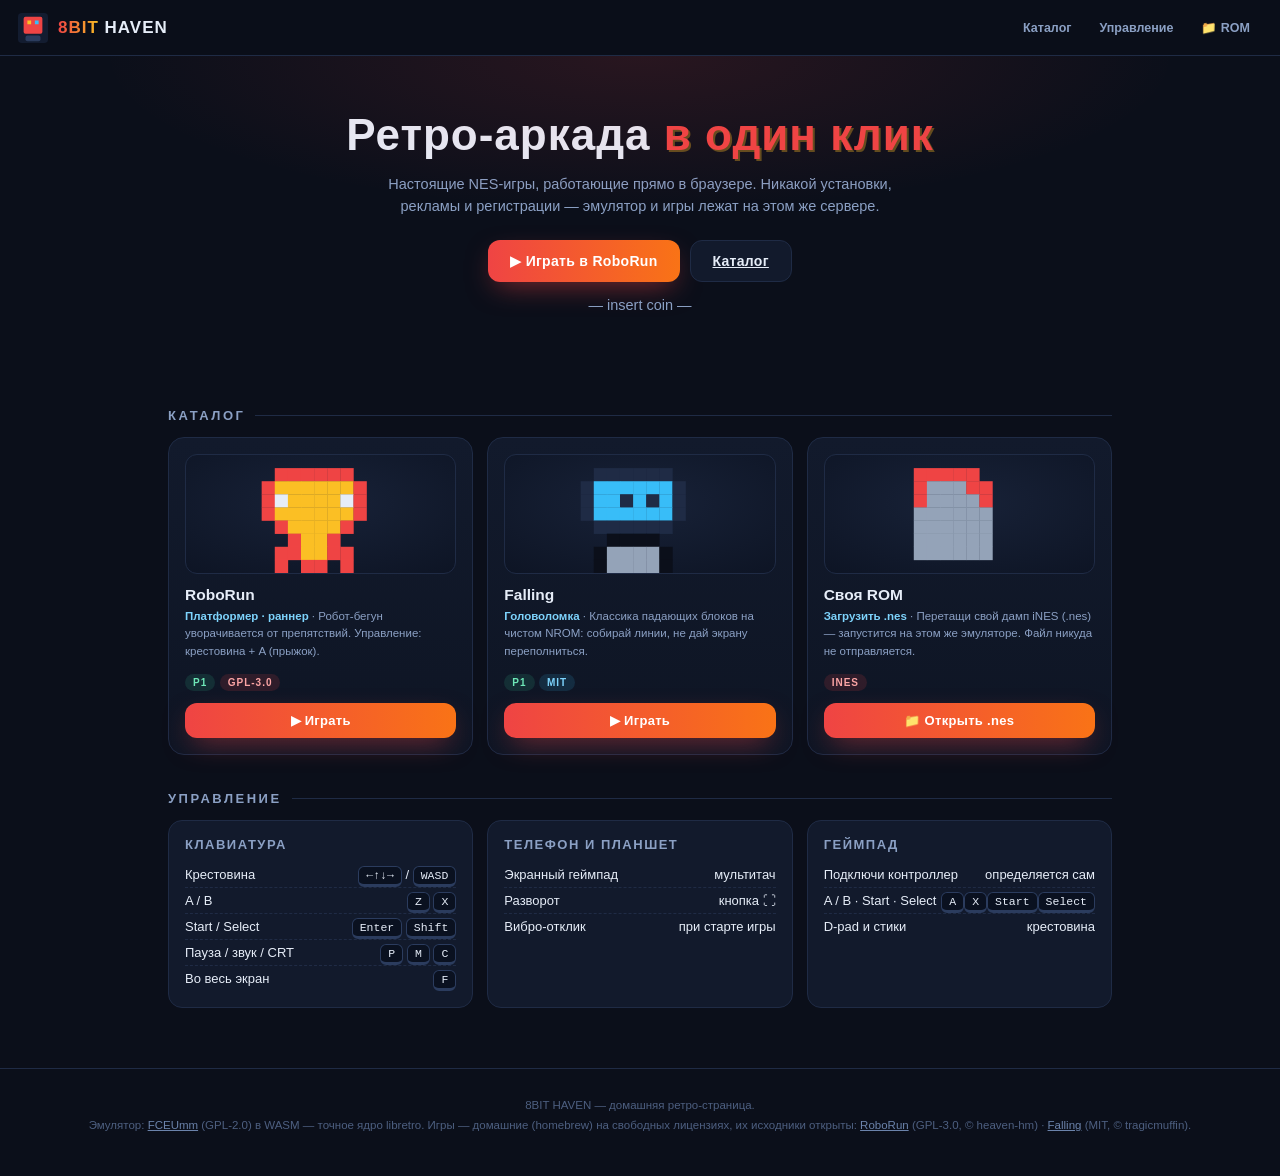
<file: decoy/index.html>
<!DOCTYPE html>
<html lang="ru">
<head>
<meta charset="UTF-8">
<meta name="viewport" content="width=device-width, initial-scale=1.0, maximum-scale=1.0, user-scalable=no">
<title>8BIT HAVEN · бесплатные NES-игры прямо в браузере</title>
<meta name="description" content="Ретро-аркада: играем в классические 8-битные homebrew-игры на NES прямо в браузере, без установки.">
<link rel="icon" href="favicon.svg" type="image/svg+xml">
<link rel="stylesheet" href="styles.css">
<script src="app.js" defer></script>
</head>
<body>

<header class="top">
  <div class="logo">
    <svg class="cartridge" viewBox="0 0 16 16"><rect width="16" height="16" rx="2" fill="#131c30"/><rect x="3" y="2" width="10" height="9" rx="1" fill="#ef4444"/><rect x="5" y="4" width="2" height="2" fill="#fbbf24"/><rect x="9" y="4" width="2" height="2" fill="#38bdf8"/><rect x="4" y="12" width="8" height="3" rx="1" fill="#2b3c5e"/></svg>
    <span><b>8BIT</b>&nbsp;HAVEN</span>
  </div>
  <nav class="topsite">
    <a href="#catalog">Каталог</a>
    <a href="#howto">Управление</a>
    <button id="openRom" title="Открыть свой .nes">📁 ROM</button>
    <input type="file" id="romInput" accept=".nes" hidden>
  </nav>
</header>

<!-- ================= ГЛАВНАЯ ================= -->
<main id="home">
  <div class="hero">
    <h1>Ретро-аркада <span class="px">в один клик</span></h1>
    <p>Настоящие NES-игры, работающие прямо в браузере. Никакой установки, рекламы и регистрации —
       эмулятор и игры лежат на этом же сервере.</p>
    <div class="cta">
      <button class="btn primary" id="heroPlay">▶ Играть в <span id="heroGame"></span></button>
      <a class="btn ghost" href="#catalog">Каталог</a>
    </div>
    <p class="blink subtip">— insert coin —</p>
  </div>

  <div class="wrap">
    <h2 class="sec" id="catalog">Каталог</h2>
    <div class="grid" id="gameGrid"></div>

    <h2 class="sec" id="howto">Управление</h2>
    <div class="howto">
      <div class="panel">
        <h4>Клавиатура</h4>
        <div class="krow"><span>Крестовина</span><span><kbd>←↑↓→</kbd> / <kbd>WASD</kbd></span></div>
        <div class="krow"><span>A / B</span><span><kbd>Z</kbd> <kbd>X</kbd></span></div>
        <div class="krow"><span>Start / Select</span><span><kbd>Enter</kbd> <kbd>Shift</kbd></span></div>
        <div class="krow"><span>Пауза / звук / CRT</span><span><kbd>P</kbd> <kbd>M</kbd> <kbd>C</kbd></span></div>
        <div class="krow"><span>Во весь экран</span><span><kbd>F</kbd></span></div>
      </div>
      <div class="panel">
        <h4>Телефон и планшет</h4>
        <div class="krow"><span>Экранный геймпад</span><span>мультитач</span></div>
        <div class="krow"><span>Разворот</span><span>кнопка ⛶</span></div>
        <div class="krow"><span>Вибро-отклик</span><span>при старте игры</span></div>
      </div>
      <div class="panel">
        <h4>Геймпад</h4>
        <div class="krow"><span>Подключи контроллер</span><span>определяется сам</span></div>
        <div class="krow"><span>A / B · Start · Select</span><span><kbd>A</kbd><kbd>X</kbd><kbd>Start</kbd><kbd>Select</kbd></span></div>
        <div class="krow"><span>D-pad и стики</span><span>крестовина</span></div>
      </div>
    </div>
  </div>
</main>

<!-- ================= ИГРА ================= -->
<div id="game" class="hidden crt">
  <div class="gbar">
    <div class="title"><span class="dot"></span><span id="gTitle">—</span></div>
    <button class="ibtn" id="btnPause" title="Пауза (P)">⏸</button>
    <button class="ibtn" id="btnSound" title="Звук (M)">🔊</button>
    <button class="ibtn" id="btnCrt" title="CRT-эффект (C)">📺</button>
    <button class="ibtn" id="btnFs" title="Экран (F)">⛶</button>
    <button class="ibtn" id="btnQuit" title="Выйти">✕</button>
  </div>
  <div class="stage" id="stage">
    <div class="tv">
      <canvas id="screen" width="256" height="240"></canvas>
      <div class="oscrim" id="oscrim">
        <h2 id="osTitle">Загрузка…</h2>
        <p id="osText"></p>
        <button class="btn primary" id="osBtn">▶ Начать</button>
      </div>
    </div>
  </div>
  <div class="pad">
    <div class="dpad">
      <div class="pk u" data-btn="UP">▲</div>
      <div class="pk l" data-btn="LEFT">◀</div>
      <div class="pk c"></div>
      <div class="pk r" data-btn="RIGHT">▶</div>
      <div class="pk d" data-btn="DOWN">▼</div>
    </div>
    <div class="mmidside">
      <div class="mmrow">
        <button class="pill" data-btn="SELECT">Select</button>
        <button class="pill" data-btn="START">Start</button>
      </div>
    </div>
    <div class="mmrow mid">
      <button class="abtn b" data-btn="B">B</button>
      <button class="abtn a" data-btn="A">A</button>
    </div>
  </div>
</div>

<div id="toast"></div>

<footer class="site" id="siteFoot">
  <div>8BIT HAVEN — домашняя ретро-страница.</div>
  <div>Эмулятор: <a href="https://github.com/EmulatorJS/libretro-fceumm" target="_blank" rel="noopener">FCEUmm</a> (GPL-2.0) в WASM — точное ядро libretro.
    Игры — домашние (homebrew) на свободных лицензиях, их исходники открыты:
    <a href="https://github.com/heaven-hm/roborun-nes" target="_blank" rel="noopener">RoboRun</a> (GPL-3.0, © heaven-hm) ·
    <a href="https://github.com/xram64/falling-nes" target="_blank" rel="noopener">Falling</a> (MIT, © tragicmuffin).</div>
</footer>
</body>
</html>
</file>
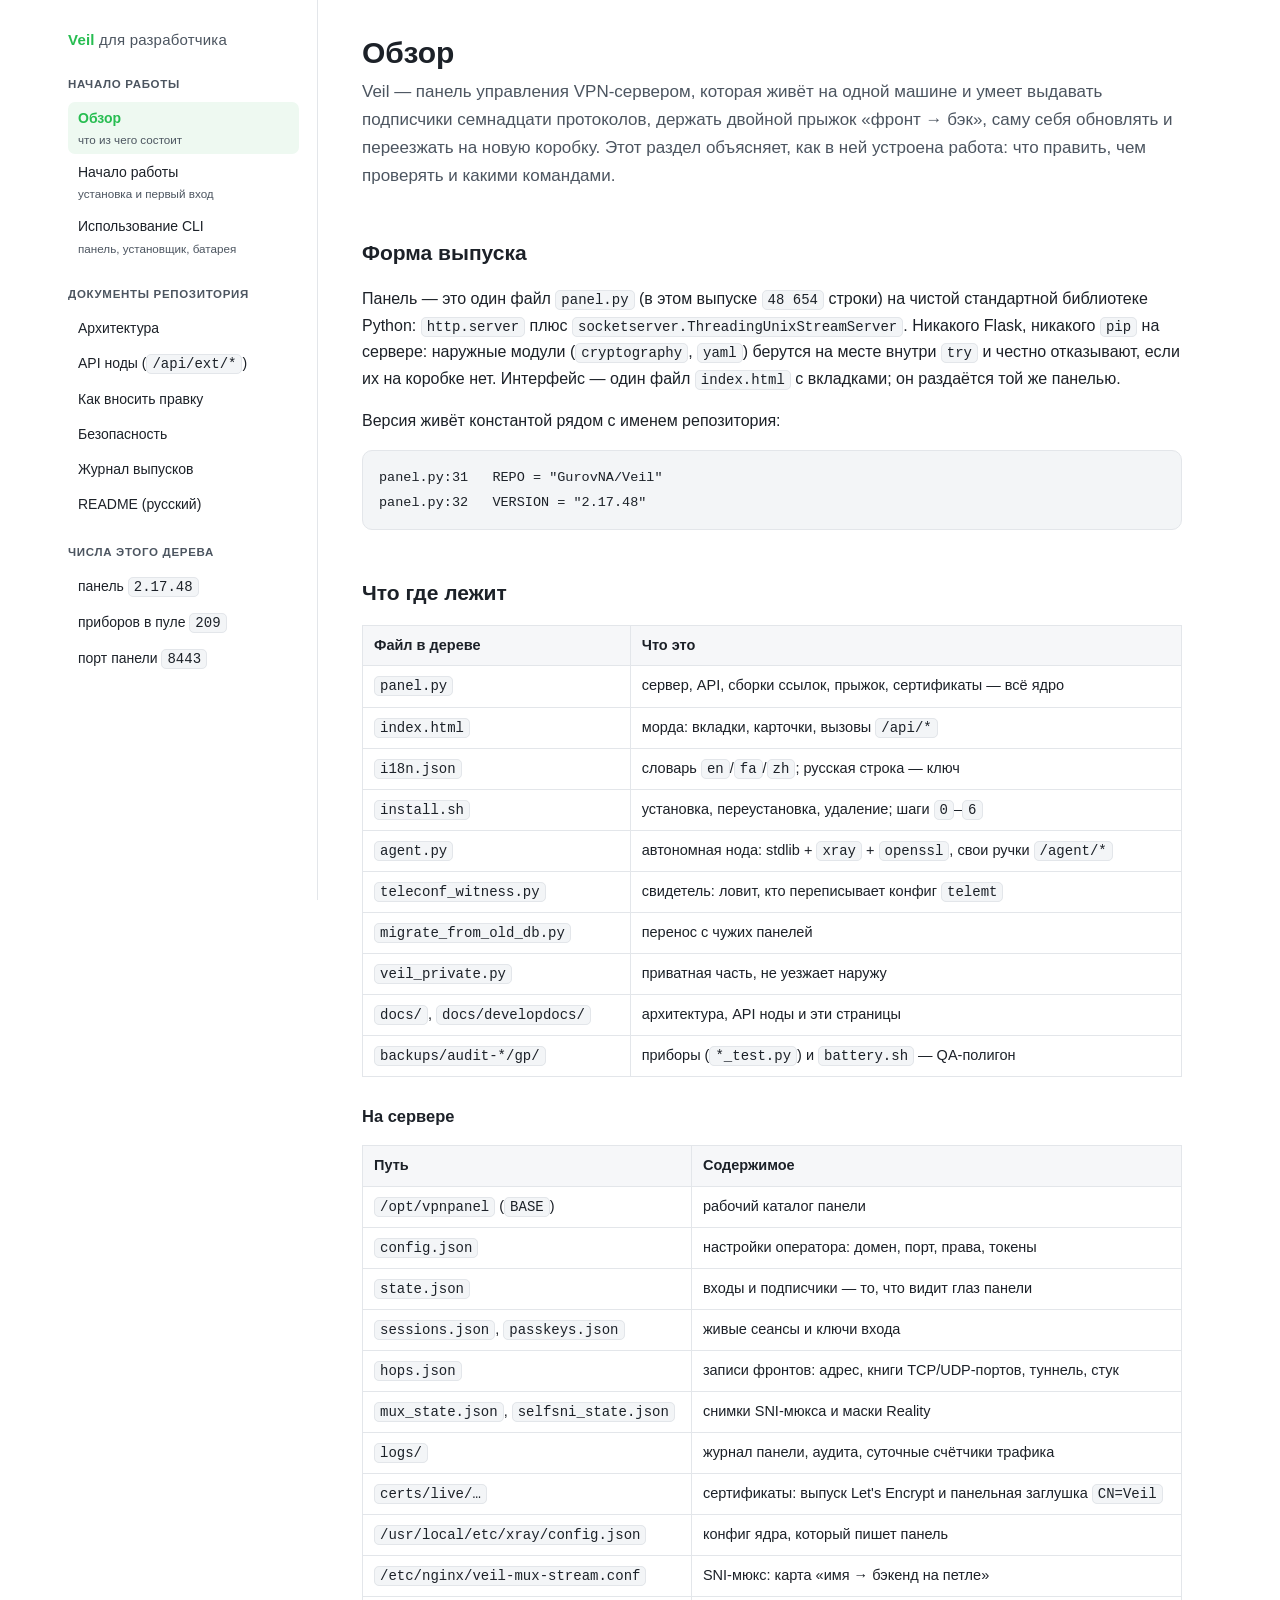
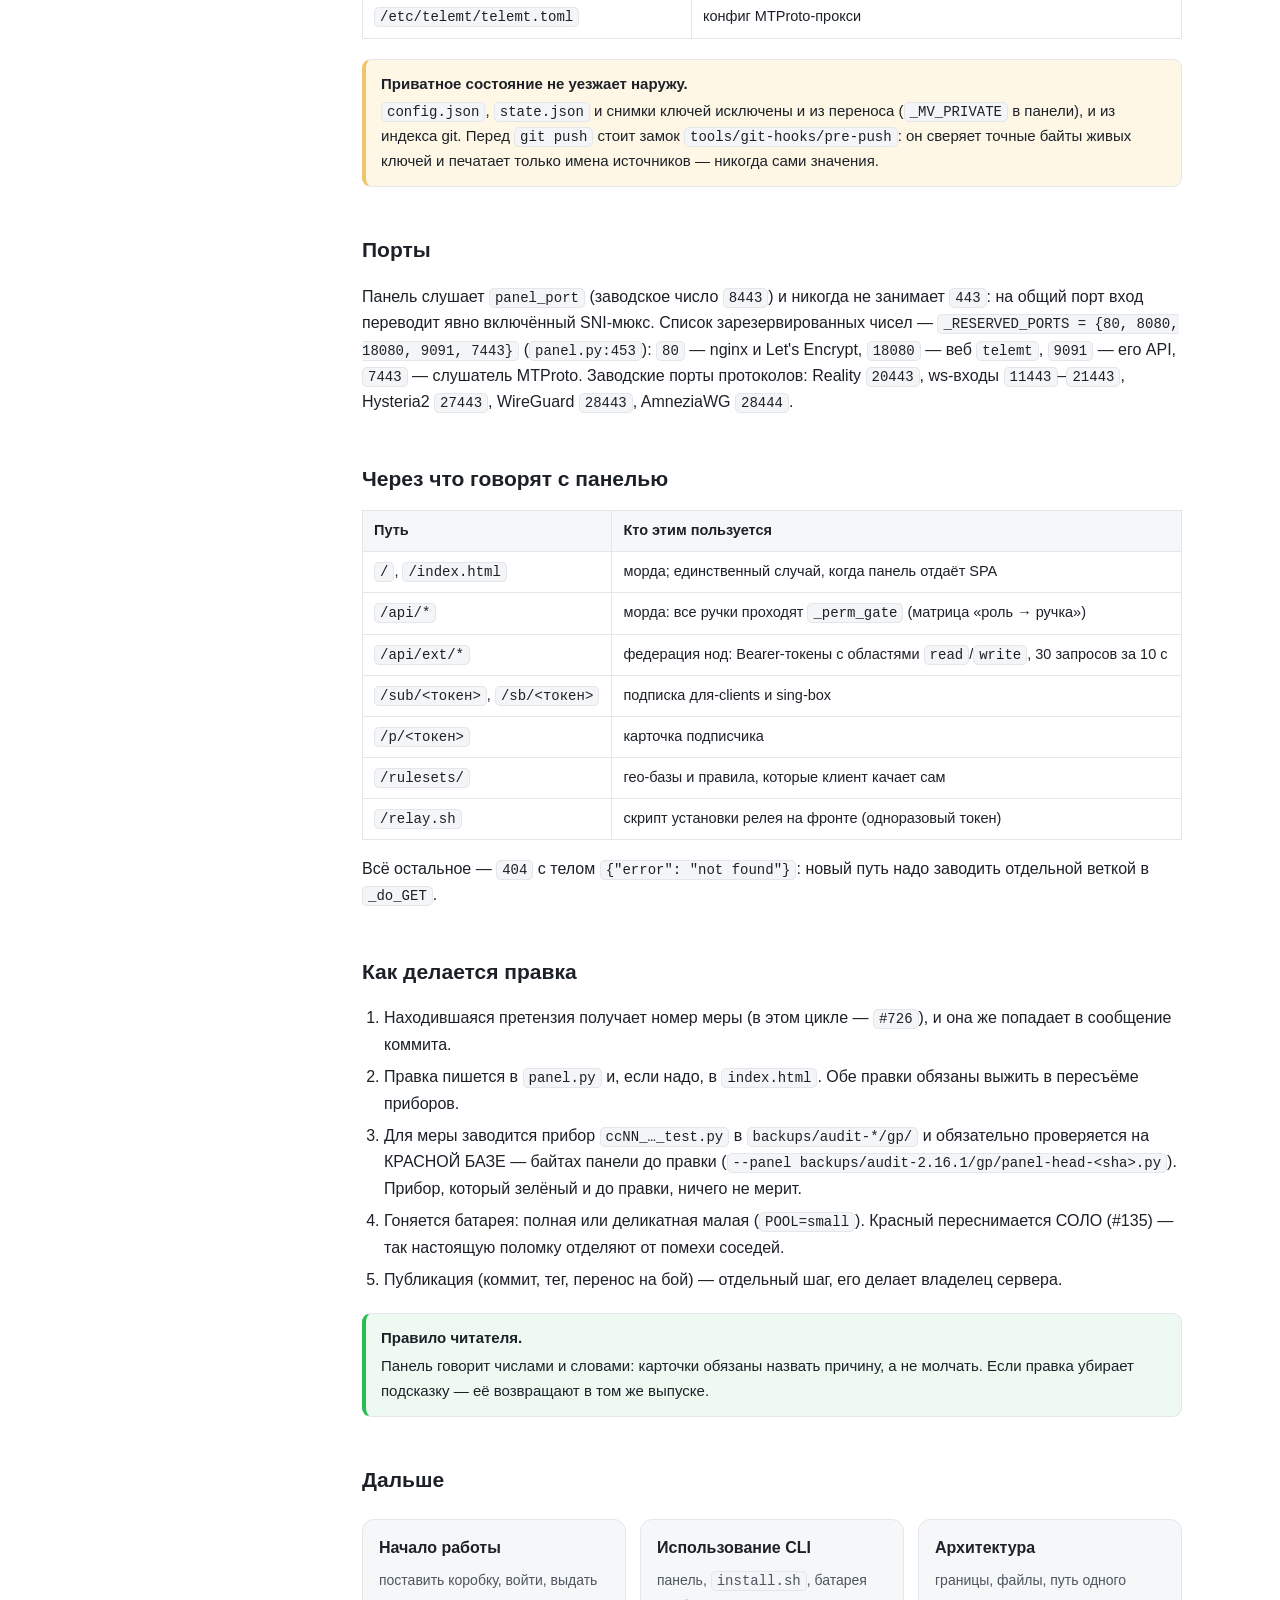
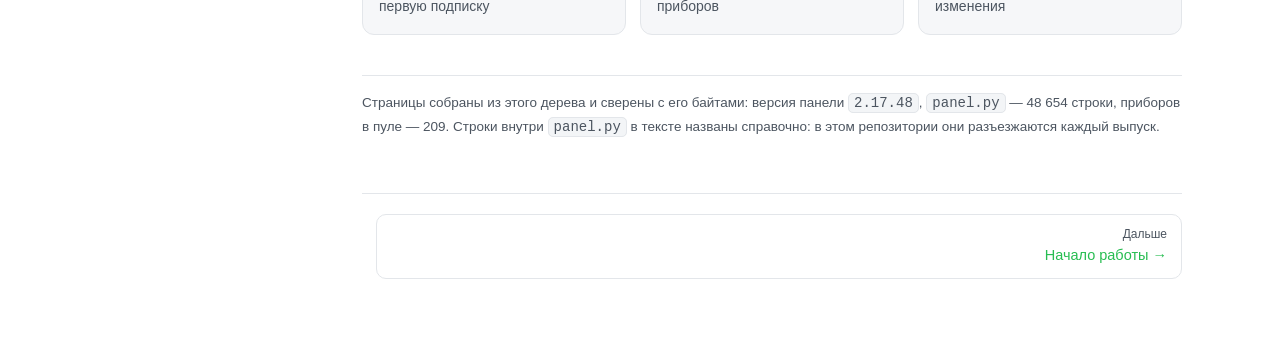
<file: docs/developdocs/index.html>
<!doctype html>
<html lang="ru">
<head>
<meta charset="utf-8">
<meta name="viewport" content="width=device-width, initial-scale=1">
<title>Обзор — документация разработчика Veil</title>
<link rel="stylesheet" href="docs.css">
</head>
<body>
<div class="wrap">

<nav class="side">
  <a class="brand" href="index.html">Veil <span>для разработчика</span></a>

  <div class="grp">Начало работы</div>
  <ul>
    <li><a class="now" href="index.html">Обзор<small>что из чего состоит</small></a></li>
    <li><a href="quickstart.html">Начало работы<small>установка и первый вход</small></a></li>
    <li><a href="cli.html">Использование CLI<small>панель, установщик, батарея</small></a></li>
  </ul>

  <div class="grp">Документы репозитория</div>
  <ul>
    <li><a href="../ARCHITECTURE.md">Архитектура</a></li>
    <li><a href="../NODE_API.md">API ноды (<code>/api/ext/*</code>)</a></li>
    <li><a href="../../../CONTRIBUTING.md">Как вносить правку</a></li>
    <li><a href="../../../SECURITY.md">Безопасность</a></li>
    <li><a href="../../../CHANGELOG.md">Журнал выпусков</a></li>
    <li><a href="../../../README.ru.md">README (русский)</a></li>
  </ul>

  <div class="grp">Числа этого дерева</div>
  <ul>
    <li><a href="cli.html">панель <code>2.17.48</code></a></li>
    <li><a href="cli.html">приборов в пуле <code>209</code></a></li>
    <li><a href="quickstart.html">порт панели <code>8443</code></a></li>
  </ul>
</nav>

<main>
<div class="body">

<h1>Обзор</h1>
<p class="lead">Veil — панель управления VPN-сервером, которая живёт на одной машине
и умеет выдавать подписчики семнадцати протоколов, держать двойной прыжок «фронт → бэк»,
саму себя обновлять и переезжать на новую коробку. Этот раздел объясняет, как в ней
устроена работа: что править, чем проверять и какими командами.</p>

<h2 id="form">Форма выпуска</h2>
<p>Панель — это один файл <code>panel.py</code> (в этом выпуске <code>48 654</code> строки)
на чистой стандартной библиотеке Python: <code>http.server</code> плюс
<code>socketserver.ThreadingUnixStreamServer</code>. Никакого Flask, никакого <code>pip</code>
на сервере: наружные модули (<code>cryptography</code>, <code>yaml</code>) берутся на месте
внутри <code>try</code> и честно отказывают, если их на коробке нет. Интерфейс — один файл
<code>index.html</code> с вкладками; он раздаётся той же панелью.</p>

<p>Версия живёт константой рядом с именем репозитория:</p>
<pre><code>panel.py:31   REPO = "GurovNA/Veil"
panel.py:32   VERSION = "2.17.48"</code></pre>

<h2 id="files">Что где лежит</h2>
<table>
  <tr><th>Файл в дереве</th><th>Что это</th></tr>
  <tr><td><code>panel.py</code></td><td>сервер, API, сборки ссылок, прыжок, сертификаты — всё ядро</td></tr>
  <tr><td><code>index.html</code></td><td>морда: вкладки, карточки, вызовы <code>/api/*</code></td></tr>
  <tr><td><code>i18n.json</code></td><td>словарь <code>en</code>/<code>fa</code>/<code>zh</code>; русская строка — ключ</td></tr>
  <tr><td><code>install.sh</code></td><td>установка, переустановка, удаление; шаги <code>0</code>–<code>6</code></td></tr>
  <tr><td><code>agent.py</code></td><td>автономная нода: stdlib + <code>xray</code> + <code>openssl</code>, свои ручки <code>/agent/*</code></td></tr>
  <tr><td><code>teleconf_witness.py</code></td><td>свидетель: ловит, кто переписывает конфиг <code>telemt</code></td></tr>
  <tr><td><code>migrate_from_old_db.py</code></td><td>перенос с чужих панелей</td></tr>
  <tr><td><code>veil_private.py</code></td><td>приватная часть, не уезжает наружу</td></tr>
  <tr><td><code>docs/</code>, <code>docs/developdocs/</code></td><td>архитектура, API ноды и эти страницы</td></tr>
  <tr><td><code>backups/audit-*/gp/</code></td><td>приборы (<code>*_test.py</code>) и <code>battery.sh</code> — QA-полигон</td></tr>
</table>

<h3>На сервере</h3>
<table>
  <tr><th>Путь</th><th>Содержимое</th></tr>
  <tr><td><code>/opt/vpnpanel</code> (<code>BASE</code>)</td><td>рабочий каталог панели</td></tr>
  <tr><td><code>config.json</code></td><td>настройки оператора: домен, порт, права, токены</td></tr>
  <tr><td><code>state.json</code></td><td>входы и подписчики — то, что видит глаз панели</td></tr>
  <tr><td><code>sessions.json</code>, <code>passkeys.json</code></td><td>живые сеансы и ключи входа</td></tr>
  <tr><td><code>hops.json</code></td><td>записи фронтов: адрес, книги TCP/UDP-портов, туннель, стук</td></tr>
  <tr><td><code>mux_state.json</code>, <code>selfsni_state.json</code></td><td>снимки SNI-мюкса и маски Reality</td></tr>
  <tr><td><code>logs/</code></td><td>журнал панели, аудита, суточные счётчики трафика</td></tr>
  <tr><td><code>certs/live/…</code></td><td>сертификаты: выпуск Let's Encrypt и панельная заглушка <code>CN=Veil</code></td></tr>
  <tr><td><code>/usr/local/etc/xray/config.json</code></td><td>конфиг ядра, который пишет панель</td></tr>
  <tr><td><code>/etc/nginx/veil-mux-stream.conf</code></td><td>SNI-мюкс: карта «имя → бэкенд на петле»</td></tr>
  <tr><td><code>/etc/telemt/telemt.toml</code></td><td>конфиг MTProto-прокси</td></tr>
</table>

<div class="warn"><b>Приватное состояние не уезжает наружу.</b>
<code>config.json</code>, <code>state.json</code> и снимки ключей исключены и из переноса
(<code>_MV_PRIVATE</code> в панели), и из индекса git. Перед <code>git push</code> стоит
замок <code>tools/git-hooks/pre-push</code>: он сверяет точные байты живых ключей и печатает
только имена источников — никогда сами значения.</div>

<h2 id="ports">Порты</h2>
<p>Панель слушает <code>panel_port</code> (заводское число <code>8443</code>) и никогда
не занимает <code>443</code>: на общий порт вход переводит явно включённый SNI-мюкс.
Список зарезервированных чисел — <code>_RESERVED_PORTS = {80, 8080, 18080, 9091, 7443}</code>
(<code>panel.py:453</code>): <code>80</code> — nginx и Let's Encrypt, <code>18080</code> — веб
<code>telemt</code>, <code>9091</code> — его API, <code>7443</code> — слушатель MTProto.
Заводские порты протоколов: Reality <code>20443</code>, ws-входы <code>11443</code>–<code>21443</code>,
Hysteria2 <code>27443</code>, WireGuard <code>28443</code>, AmneziaWG <code>28444</code>.</p>

<h2 id="surface">Через что говорят с панелью</h2>
<table>
  <tr><th>Путь</th><th>Кто этим пользуется</th></tr>
  <tr><td><code>/</code>, <code>/index.html</code></td><td>морда; единственный случай, когда панель отдаёт SPA</td></tr>
  <tr><td><code>/api/*</code></td><td>морда: все ручки проходят <code>_perm_gate</code> (матрица «роль → ручка»)</td></tr>
  <tr><td><code>/api/ext/*</code></td><td>федерация нод: Bearer-токены с областями <code>read</code>/<code>write</code>, 30 запросов за 10 с</td></tr>
  <tr><td><code>/sub/&lt;токен&gt;</code>, <code>/sb/&lt;токен&gt;</code></td><td>подписка для-clients и sing-box</td></tr>
  <tr><td><code>/p/&lt;токен&gt;</code></td><td>карточка подписчика</td></tr>
  <tr><td><code>/rulesets/</code></td><td>гео-базы и правила, которые клиент качает сам</td></tr>
  <tr><td><code>/relay.sh</code></td><td>скрипт установки релея на фронте (одноразовый токен)</td></tr>
</table>

<p>Всё остальное — <code>404</code> с телом <code>{"error": "not found"}</code>: новый путь
надо заводить отдельной веткой в <code>_do_GET</code>.</p>

<h2 id="cycle">Как делается правка</h2>
<ol class="bul">
  <li>Находившаяся претензия получает номер меры (в этом цикле — <code>#726</code>), и она же
      попадает в сообщение коммита.</li>
  <li>Правка пишется в <code>panel.py</code> и, если надо, в <code>index.html</code>. Обе правки
      обязаны выжить в пересъёме приборов.</li>
  <li>Для меры заводится прибор <code>ccNN_…_test.py</code> в <code>backups/audit-*/gp/</code>
      и обязательно проверяется на КРАСНОЙ БАЗЕ — байтах панели до правки
      (<code>--panel backups/audit-2.16.1/gp/panel-head-&lt;sha&gt;.py</code>). Прибор, который
      зелёный и до правки, ничего не мерит.</li>
  <li>Гоняется батарея: полная или деликатная малая (<code>POOL=small</code>). Красный
      переснимается СОЛО (#135) — так настоящую поломку отделяют от помехи соседей.</li>
  <li>Публикация (коммит, тег, перенос на бой) — отдельный шаг, его делает владелец сервера.</li>
</ol>

<div class="note"><b>Правило читателя.</b>
Панель говорит числами и словами: карточки обязаны назвать причину, а не молчать.
Если правка убирает подсказку — её возвращают в том же выпуске.</div>

<h2 id="next">Дальше</h2>
<div class="cards">
  <a class="card" href="quickstart.html"><b>Начало работы</b><span>поставить коробку, войти, выдать первую подписку</span></a>
  <a class="card" href="cli.html"><b>Использование CLI</b><span>панель, <code>install.sh</code>, батарея приборов</span></a>
  <a class="card" href="../ARCHITECTURE.md"><b>Архитектура</b><span>границы, файлы, путь одного изменения</span></a>
</div>

<footer class="doc">Страницы собраны из этого дерева и сверены с его байтами: версия панели
<code>2.17.48</code>, <code>panel.py</code> — 48 654 строки, приборов в пуле — 209.
Строки внутри <code>panel.py</code> в тексте названы справочно: в этом репозитории они
разъезжаются каждый выпуск.</footer>

<div class="pager">
  <span></span>
  <a class="next" href="quickstart.html"><small>Дальше</small>Начало работы →</a>
</div>

</div>
</main>
</div>
</body>
</html>
</file>
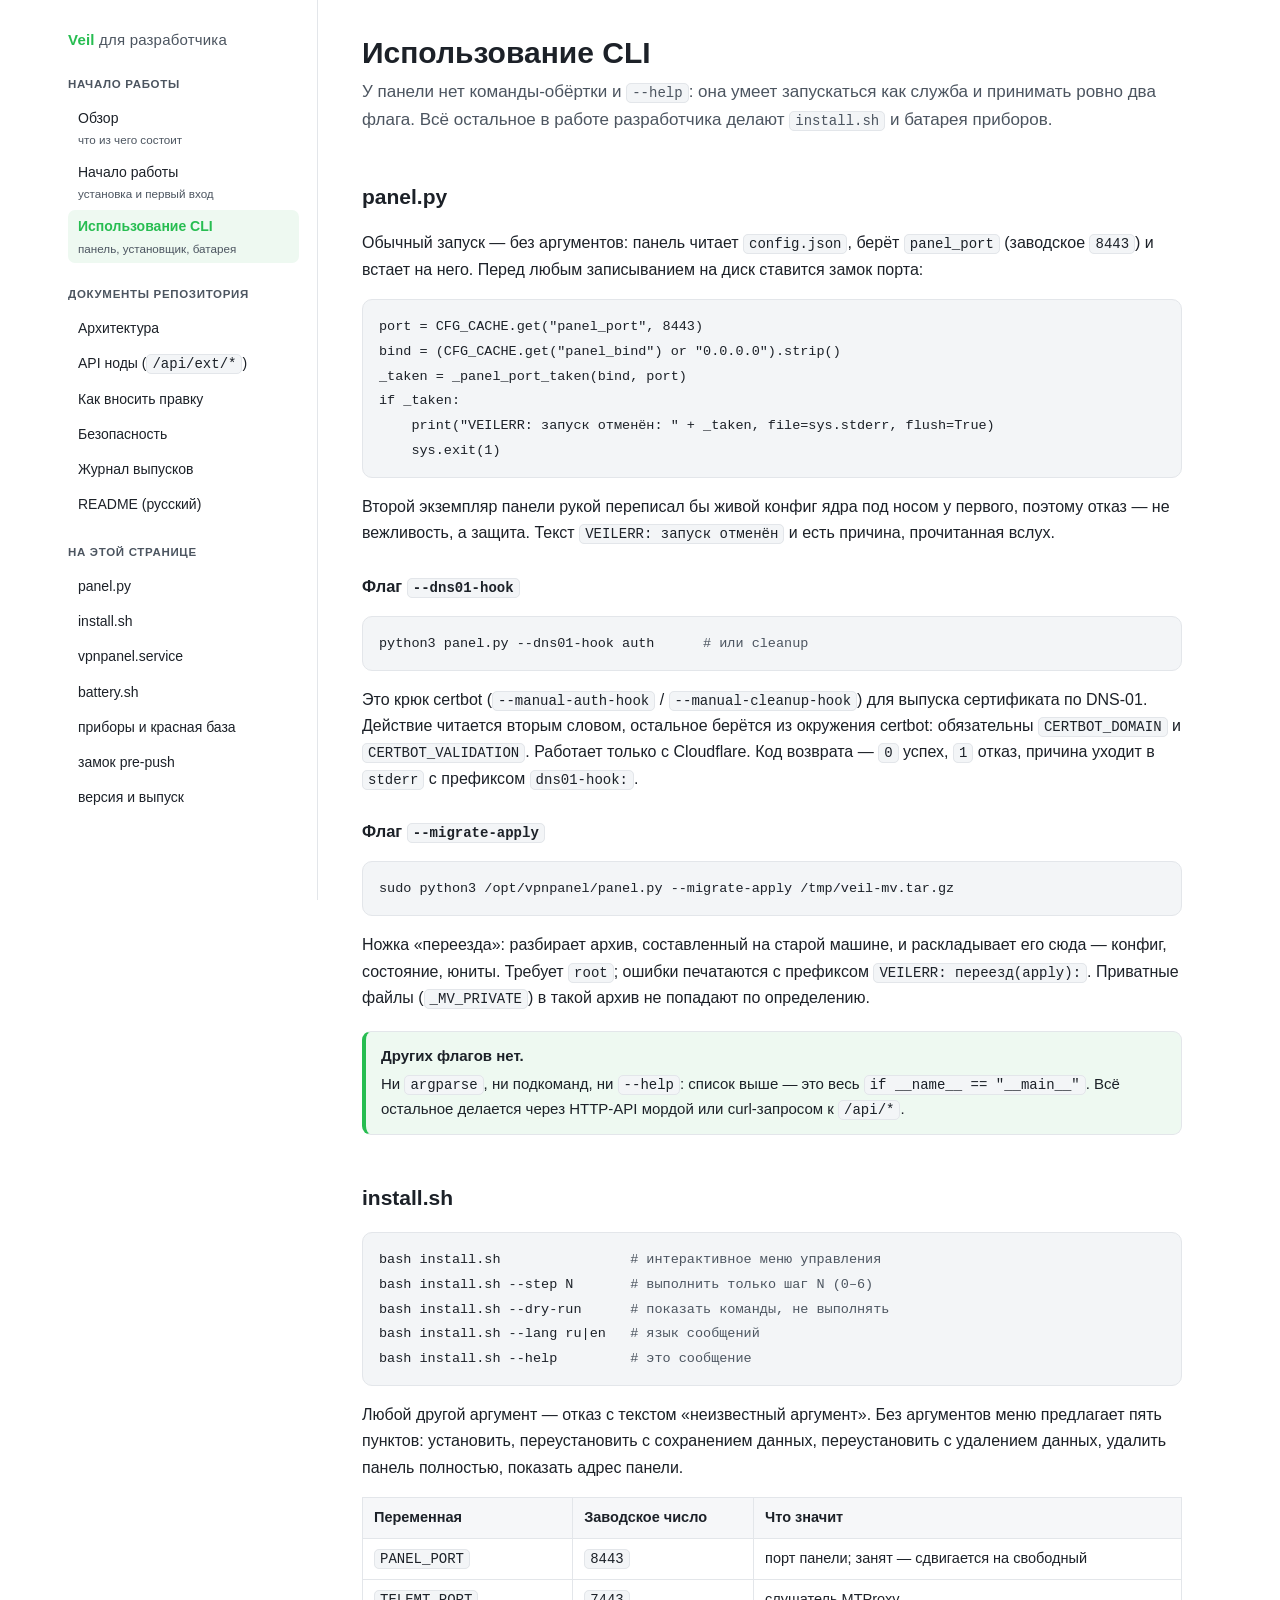
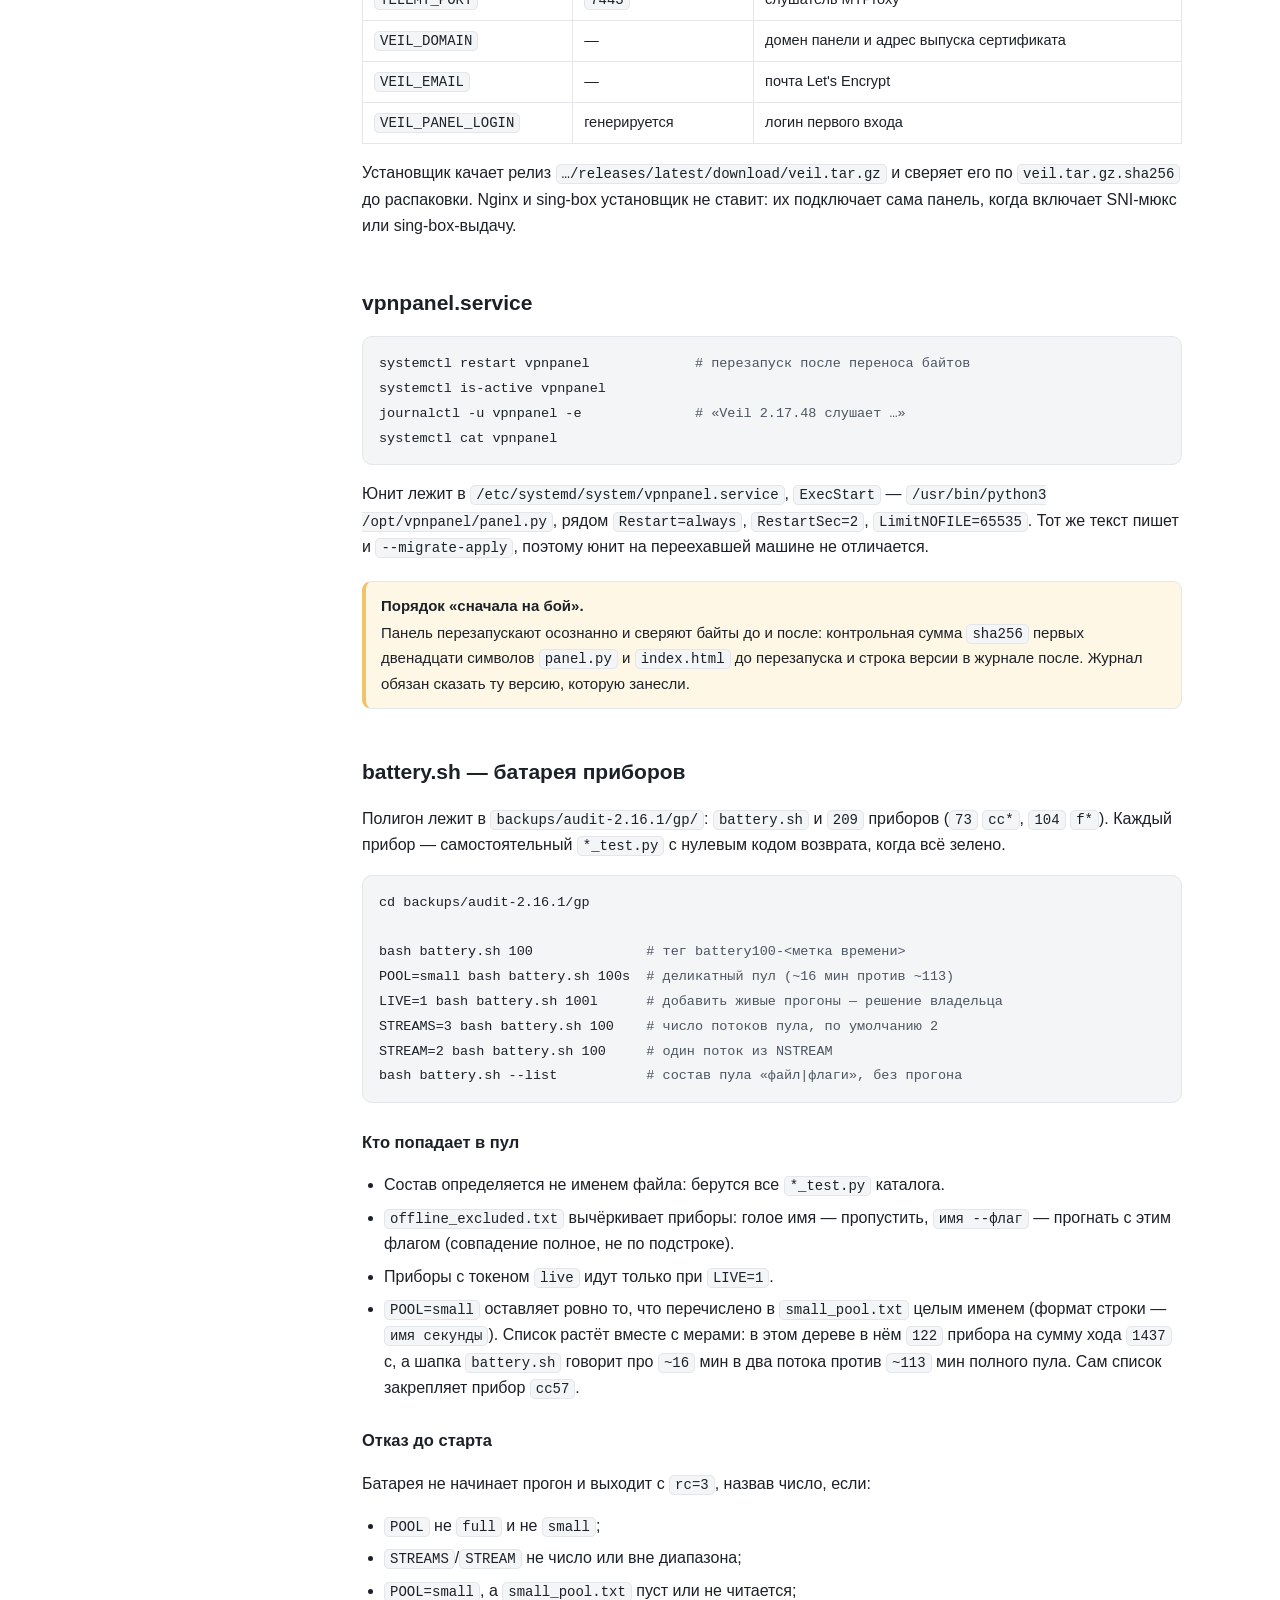
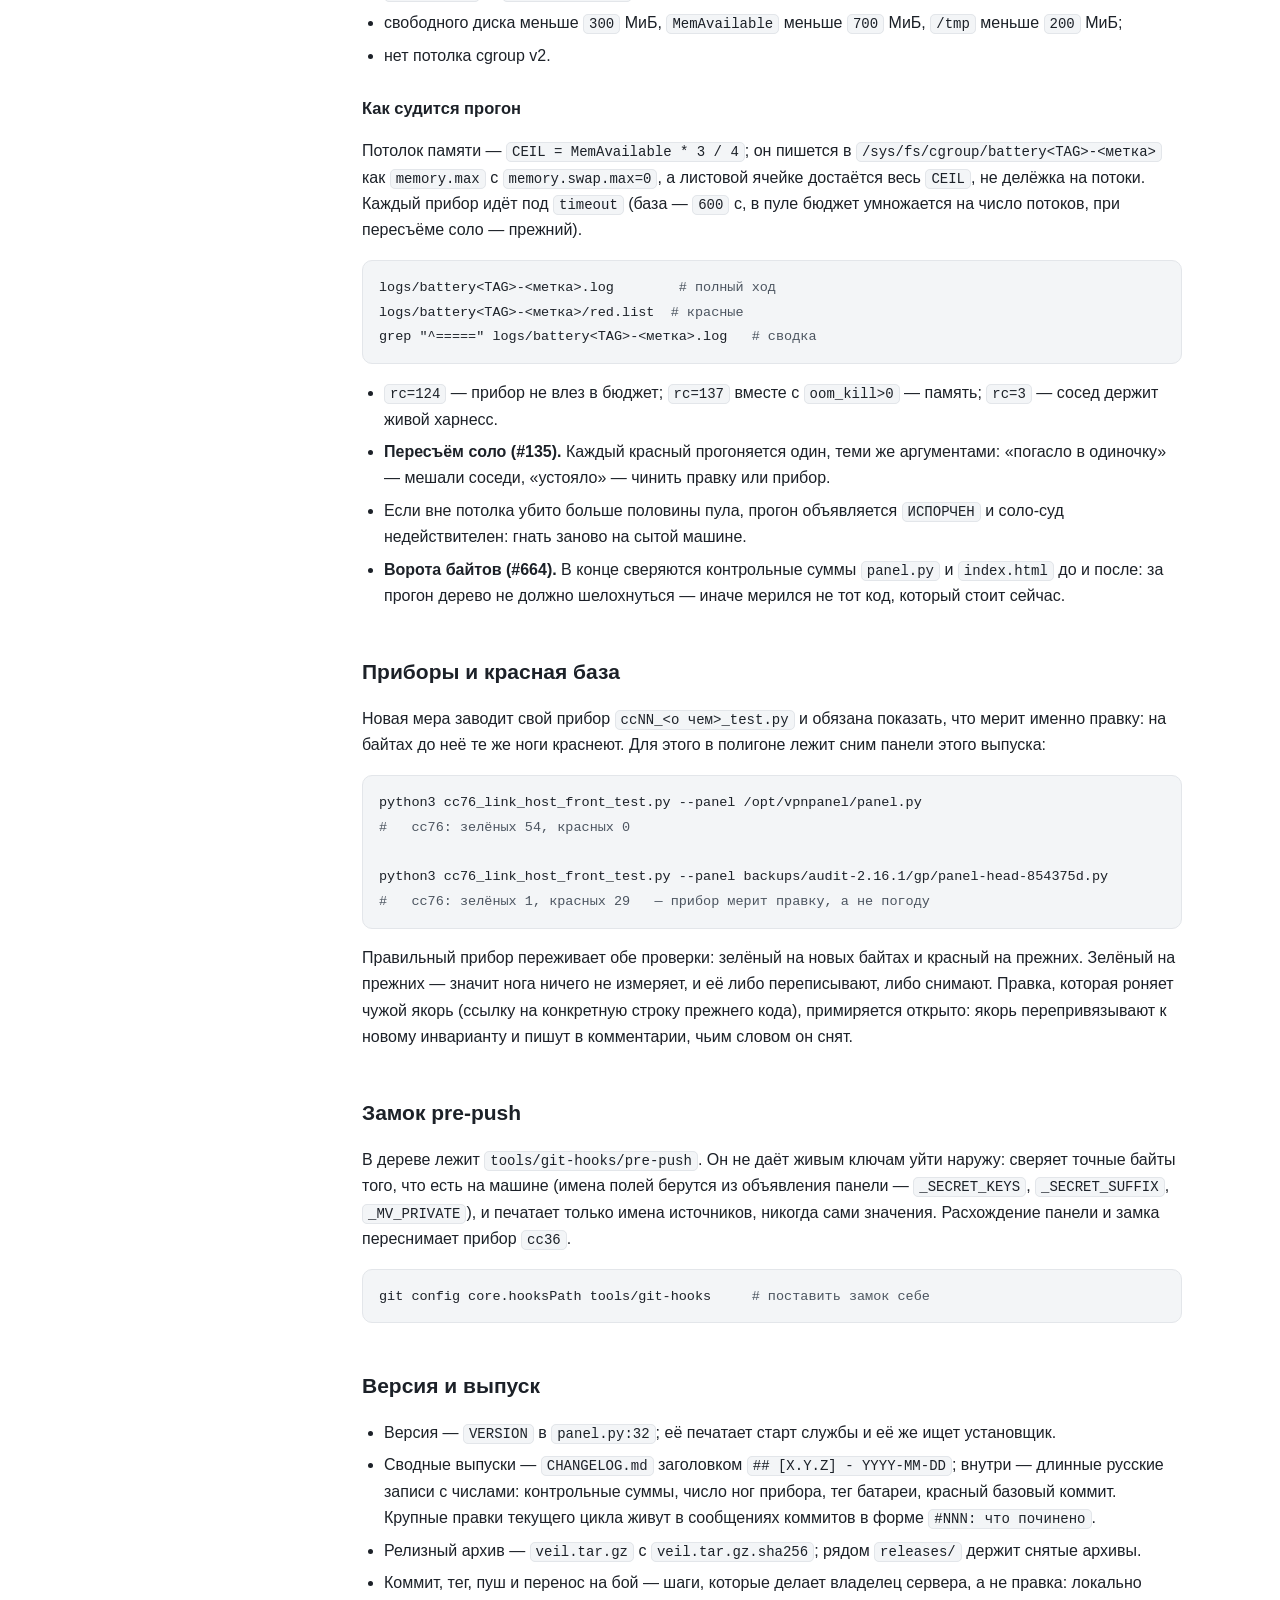
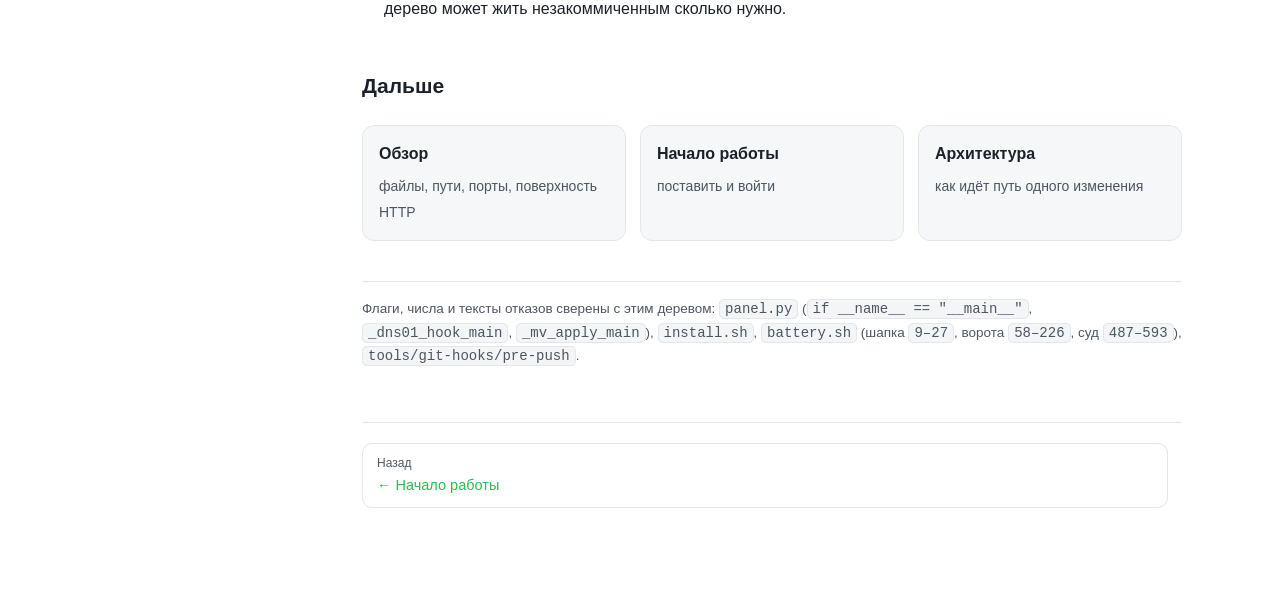
<file: docs/developdocs/cli.html>
<!doctype html>
<html lang="ru">
<head>
<meta charset="utf-8">
<meta name="viewport" content="width=device-width, initial-scale=1">
<title>Использование CLI — документация разработчика Veil</title>
<link rel="stylesheet" href="docs.css">
</head>
<body>
<div class="wrap">

<nav class="side">
  <a class="brand" href="index.html">Veil <span>для разработчика</span></a>

  <div class="grp">Начало работы</div>
  <ul>
    <li><a href="index.html">Обзор<small>что из чего состоит</small></a></li>
    <li><a href="quickstart.html">Начало работы<small>установка и первый вход</small></a></li>
    <li><a class="now" href="cli.html">Использование CLI<small>панель, установщик, батарея</small></a></li>
  </ul>

  <div class="grp">Документы репозитория</div>
  <ul>
    <li><a href="../ARCHITECTURE.md">Архитектура</a></li>
    <li><a href="../NODE_API.md">API ноды (<code>/api/ext/*</code>)</a></li>
    <li><a href="../../../CONTRIBUTING.md">Как вносить правку</a></li>
    <li><a href="../../../SECURITY.md">Безопасность</a></li>
    <li><a href="../../../CHANGELOG.md">Журнал выпусков</a></li>
    <li><a href="../../../README.ru.md">README (русский)</a></li>
  </ul>

  <div class="grp">На этой странице</div>
  <ul>
    <li><a href="#panel">panel.py</a></li>
    <li><a href="#install">install.sh</a></li>
    <li><a href="#service">vpnpanel.service</a></li>
    <li><a href="#battery">battery.sh</a></li>
    <li><a href="#instruments">приборы и красная база</a></li>
    <li><a href="#hooks">замок pre-push</a></li>
    <li><a href="#release">версия и выпуск</a></li>
  </ul>
</nav>

<main>
<div class="body">

<h1>Использование CLI</h1>
<p class="lead">У панели нет команды-обёртки и <code>--help</code>: она умеет запускаться
как служба и принимать ровно два флага. Всё остальное в работе разработчика делают
<code>install.sh</code> и батарея приборов.</p>

<h2 id="panel">panel.py</h2>
<p>Обычный запуск — без аргументов: панель читает <code>config.json</code>, берёт
<code>panel_port</code> (заводское <code>8443</code>) и встает на него. Перед любым
записыванием на диск ставится замок порта:</p>
<pre><code>port = CFG_CACHE.get("panel_port", 8443)
bind = (CFG_CACHE.get("panel_bind") or "0.0.0.0").strip()
_taken = _panel_port_taken(bind, port)
if _taken:
    print("VEILERR: запуск отменён: " + _taken, file=sys.stderr, flush=True)
    sys.exit(1)</code></pre>
<p>Второй экземпляр панели рукой переписал бы живой конфиг ядра под носом у первого,
поэтому отказ — не вежливость, а защита. Текст <code>VEILERR: запуск отменён</code> и есть
причина, прочитанная вслух.</p>

<h3>Флаг <code>--dns01-hook</code></h3>
<pre><code>python3 panel.py --dns01-hook auth      <span class="c"># или cleanup</span></code></pre>
<p>Это крюк certbot (<code>--manual-auth-hook</code> / <code>--manual-cleanup-hook</code>) для
выпуска сертификата по DNS-01. Действие читается вторым словом, остальное берётся из окружения
certbot: обязательны <code>CERTBOT_DOMAIN</code> и <code>CERTBOT_VALIDATION</code>. Работает
только с Cloudflare. Код возврата — <code>0</code> успех, <code>1</code> отказ, причина уходит
в <code>stderr</code> с префиксом <code>dns01-hook:</code>.</p>

<h3>Флаг <code>--migrate-apply</code></h3>
<pre><code>sudo python3 /opt/vpnpanel/panel.py --migrate-apply /tmp/veil-mv.tar.gz</code></pre>
<p>Ножка «переезда»: разбирает архив, составленный на старой машине, и раскладывает его
сюда — конфиг, состояние, юниты. Требует <code>root</code>; ошибки печатаются с префиксом
<code>VEILERR: переезд(apply):</code>. Приватные файлы (<code>_MV_PRIVATE</code>) в такой
архив не попадают по определению.</p>

<div class="note"><b>Других флагов нет.</b>
Ни <code>argparse</code>, ни подкоманд, ни <code>--help</code>: список выше — это весь
<code>if __name__ == "__main__"</code>. Всё остальное делается через HTTP-API мордой или
curl-запросом к <code>/api/*</code>.</div>

<h2 id="install">install.sh</h2>
<pre><code>bash install.sh                <span class="c"># интерактивное меню управления</span>
bash install.sh --step N       <span class="c"># выполнить только шаг N (0–6)</span>
bash install.sh --dry-run      <span class="c"># показать команды, не выполнять</span>
bash install.sh --lang ru|en   <span class="c"># язык сообщений</span>
bash install.sh --help         <span class="c"># это сообщение</span></code></pre>

<p>Любой другой аргумент — отказ с текстом «неизвестный аргумент». Без аргументов меню
предлагает пять пунктов: установить, переустановить с сохранением данных, переустановить
с удалением данных, удалить панель полностью, показать адрес панели.</p>

<table>
  <tr><th>Переменная</th><th>Заводское число</th><th>Что значит</th></tr>
  <tr><td><code>PANEL_PORT</code></td><td><code>8443</code></td><td>порт панели; занят — сдвигается на свободный</td></tr>
  <tr><td><code>TELEMT_PORT</code></td><td><code>7443</code></td><td>слушатель MTProxy</td></tr>
  <tr><td><code>VEIL_DOMAIN</code></td><td>—</td><td>домен панели и адрес выпуска сертификата</td></tr>
  <tr><td><code>VEIL_EMAIL</code></td><td>—</td><td>почта Let's Encrypt</td></tr>
  <tr><td><code>VEIL_PANEL_LOGIN</code></td><td>генерируется</td><td>логин первого входа</td></tr>
</table>

<p>Установщик качает релиз <code>…/releases/latest/download/veil.tar.gz</code> и сверяет его
по <code>veil.tar.gz.sha256</code> до распаковки. Nginx и sing-box установщик не ставит:
их подключает сама панель, когда включает SNI-мюкс или sing-box-выдачу.</p>

<h2 id="service">vpnpanel.service</h2>
<pre><code>systemctl restart vpnpanel             <span class="c"># перезапуск после переноса байтов</span>
systemctl is-active vpnpanel
journalctl -u vpnpanel -e              <span class="c"># «Veil 2.17.48 слушает …»</span>
systemctl cat vpnpanel</code></pre>
<p>Юнит лежит в <code>/etc/systemd/system/vpnpanel.service</code>, <code>ExecStart</code> —
<code>/usr/bin/python3 /opt/vpnpanel/panel.py</code>, рядом <code>Restart=always</code>,
<code>RestartSec=2</code>, <code>LimitNOFILE=65535</code>. Тот же текст пишет и
<code>--migrate-apply</code>, поэтому юнит на переехавшей машине не отличается.</p>

<div class="warn"><b>Порядок «сначала на бой».</b>
Панель перезапускают осознанно и сверяют байты до и после: контрольная сумма
<code>sha256</code> первых двенадцати символов <code>panel.py</code> и <code>index.html</code>
до перезапуска и строка версии в журнале после. Журнал обязан сказать ту версию, которую
занесли.</div>

<h2 id="battery">battery.sh — батарея приборов</h2>
<p>Полигон лежит в <code>backups/audit-2.16.1/gp/</code>: <code>battery.sh</code> и
<code>209</code> приборов (<code>73</code> <code>cc*</code>, <code>104</code> <code>f*</code>).
Каждый прибор — самостоятельный <code>*_test.py</code> с нулевым кодом возврата, когда всё
зелено.</p>

<pre><code>cd backups/audit-2.16.1/gp

bash battery.sh 100              <span class="c"># тег battery100-&lt;метка времени&gt;</span>
POOL=small bash battery.sh 100s  <span class="c"># деликатный пул (~16 мин против ~113)</span>
LIVE=1 bash battery.sh 100l      <span class="c"># добавить живые прогоны — решение владельца</span>
STREAMS=3 bash battery.sh 100    <span class="c"># число потоков пула, по умолчанию 2</span>
STREAM=2 bash battery.sh 100     <span class="c"># один поток из NSTREAM</span>
bash battery.sh --list           <span class="c"># состав пула «файл|флаги», без прогона</span></code></pre>

<h3>Кто попадает в пул</h3>
<ul class="bul">
  <li>Состав определяется не именем файла: берутся все <code>*_test.py</code> каталога.</li>
  <li><code>offline_excluded.txt</code> вычёркивает приборы: голое имя — пропустить,
      <code>имя --флаг</code> — прогнать с этим флагом (совпадение полное, не по подстроке).</li>
  <li>Приборы с токеном <code>live</code> идут только при <code>LIVE=1</code>.</li>
  <li><code>POOL=small</code> оставляет ровно то, что перечислено в <code>small_pool.txt</code>
      целым именем (формат строки — <code>имя секунды</code>). Список растёт вместе с мерами:
      в этом дереве в нём <code>122</code> прибора на сумму хода <code>1437</code> с, а шапка
      <code>battery.sh</code> говорит про <code>~16</code> мин в два потока против
      <code>~113</code> мин полного пула. Сам список закрепляет прибор <code>cc57</code>.</li>
</ul>

<h3>Отказ до старта</h3>
<p>Батарея не начинает прогон и выходит с <code>rc=3</code>, назвав число, если:</p>
<ul class="bul">
  <li><code>POOL</code> не <code>full</code> и не <code>small</code>;</li>
  <li><code>STREAMS</code>/<code>STREAM</code> не число или вне диапазона;</li>
  <li><code>POOL=small</code>, а <code>small_pool.txt</code> пуст или не читается;</li>
  <li>свободного диска меньше <code>300</code> МиБ, <code>MemAvailable</code> меньше
      <code>700</code> МиБ, <code>/tmp</code> меньше <code>200</code> МиБ;</li>
  <li>нет потолка cgroup v2.</li>
</ul>

<h3>Как судится прогон</h3>
<p>Потолок памяти — <code>CEIL = MemAvailable * 3 / 4</code>; он пишется в
<code>/sys/fs/cgroup/battery&lt;TAG&gt;-&lt;метка&gt;</code> как <code>memory.max</code>
с <code>memory.swap.max=0</code>, а листовой ячейке достаётся весь <code>CEIL</code>, не
делёжка на потоки. Каждый прибор идёт под <code>timeout</code> (база — <code>600</code> с,
в пуле бюджет умножается на число потоков, при пересъёме соло — прежний).</p>

<pre><code>logs/battery&lt;TAG&gt;-&lt;метка&gt;.log        <span class="c"># полный ход</span>
logs/battery&lt;TAG&gt;-&lt;метка&gt;/red.list  <span class="c"># красные</span>
grep "^=====" logs/battery&lt;TAG&gt;-&lt;метка&gt;.log   <span class="c"># сводка</span></code></pre>

<ul class="bul">
  <li><code>rc=124</code> — прибор не влез в бюджет; <code>rc=137</code> вместе с
      <code>oom_kill&gt;0</code> — память; <code>rc=3</code> — сосед держит живой харнесс.</li>
  <li><b>Пересъём соло (#135).</b> Каждый красный прогоняется один, теми же аргументами:
      «погасло в одиночку» — мешали соседи, «устояло» — чинить правку или прибор.</li>
  <li>Если вне потолка убито больше половины пула, прогон объявляется <code>ИСПОРЧЕН</code>
      и соло-суд недействителен: гнать заново на сытой машине.</li>
  <li><b>Ворота байтов (#664).</b> В конце сверяются контрольные суммы <code>panel.py</code>
      и <code>index.html</code> до и после: за прогон дерево не должно шелохнуться — иначе
      мерился не тот код, который стоит сейчас.</li>
</ul>

<h2 id="instruments">Приборы и красная база</h2>
<p>Новая мера заводит свой прибор <code>ccNN_&lt;о чем&gt;_test.py</code> и обязана показать,
что мерит именно правку: на байтах до неё те же ноги краснеют. Для этого в полигоне лежит
сним панели этого выпуска:</p>
<pre><code>python3 cc76_link_host_front_test.py --panel /opt/vpnpanel/panel.py
<span class="c">#   cc76: зелёных 54, красных 0</span>

python3 cc76_link_host_front_test.py --panel backups/audit-2.16.1/gp/panel-head-854375d.py
<span class="c">#   cc76: зелёных 1, красных 29   — прибор мерит правку, а не погоду</span></code></pre>

<p>Правильный прибор переживает обе проверки: зелёный на новых байтах и красный на прежних.
Зелёный на прежних — значит нога ничего не измеряет, и её либо переписывают, либо снимают.
Правка, которая роняет чужой якорь (ссылку на конкретную строку прежнего кода), примиряется
открыто: якорь перепривязывают к новому инварианту и пишут в комментарии, чьим словом он снят.</p>

<h2 id="hooks">Замок pre-push</h2>
<p>В дереве лежит <code>tools/git-hooks/pre-push</code>. Он не даёт живым ключам уйти наружу:
сверяет точные байты того, что есть на машине (имена полей берутся из объявления панели —
<code>_SECRET_KEYS</code>, <code>_SECRET_SUFFIX</code>, <code>_MV_PRIVATE</code>), и печатает
только имена источников, никогда сами значения. Расхождение панели и замка переснимает
прибор <code>cc36</code>.</p>
<pre><code>git config core.hooksPath tools/git-hooks     <span class="c"># поставить замок себе</span></code></pre>

<h2 id="release">Версия и выпуск</h2>
<ul class="bul">
  <li>Версия — <code>VERSION</code> в <code>panel.py:32</code>; её печатает старт службы
      и её же ищет установщик.</li>
  <li>Сводные выпуски — <code>CHANGELOG.md</code> заголовком <code>## [X.Y.Z] - YYYY-MM-DD</code>;
      внутри — длинные русские записи с числами: контрольные суммы, число ног прибора, тег
      батареи, красный базовый коммит. Крупные правки текущего цикла живут в сообщениях
      коммитов в форме <code>#NNN: что починено</code>.</li>
  <li>Релизный архив — <code>veil.tar.gz</code> с <code>veil.tar.gz.sha256</code>; рядом
      <code>releases/</code> держит снятые архивы.</li>
  <li>Коммит, тег, пуш и перенос на бой — шаги, которые делает владелец сервера, а не
      правка: локально дерево может жить незакоммиченным сколько нужно.</li>
</ul>

<h2 id="next">Дальше</h2>
<div class="cards">
  <a class="card" href="index.html"><b>Обзор</b><span>файлы, пути, порты, поверхность HTTP</span></a>
  <a class="card" href="quickstart.html"><b>Начало работы</b><span>поставить и войти</span></a>
  <a class="card" href="../ARCHITECTURE.md"><b>Архитектура</b><span>как идёт путь одного изменения</span></a>
</div>

<footer class="doc">Флаги, числа и тексты отказов сверены с этим деревом:
<code>panel.py</code> (<code>if __name__ == "__main__"</code>, <code>_dns01_hook_main</code>,
<code>_mv_apply_main</code>), <code>install.sh</code>, <code>battery.sh</code>
(шапка <code>9–27</code>, ворота <code>58–226</code>, суд <code>487–593</code>),
<code>tools/git-hooks/pre-push</code>.</footer>

<div class="pager">
  <a href="quickstart.html"><small>Назад</small>← Начало работы</a>
  <span></span>
</div>

</div>
</main>
</div>
</body>
</html>
</file>
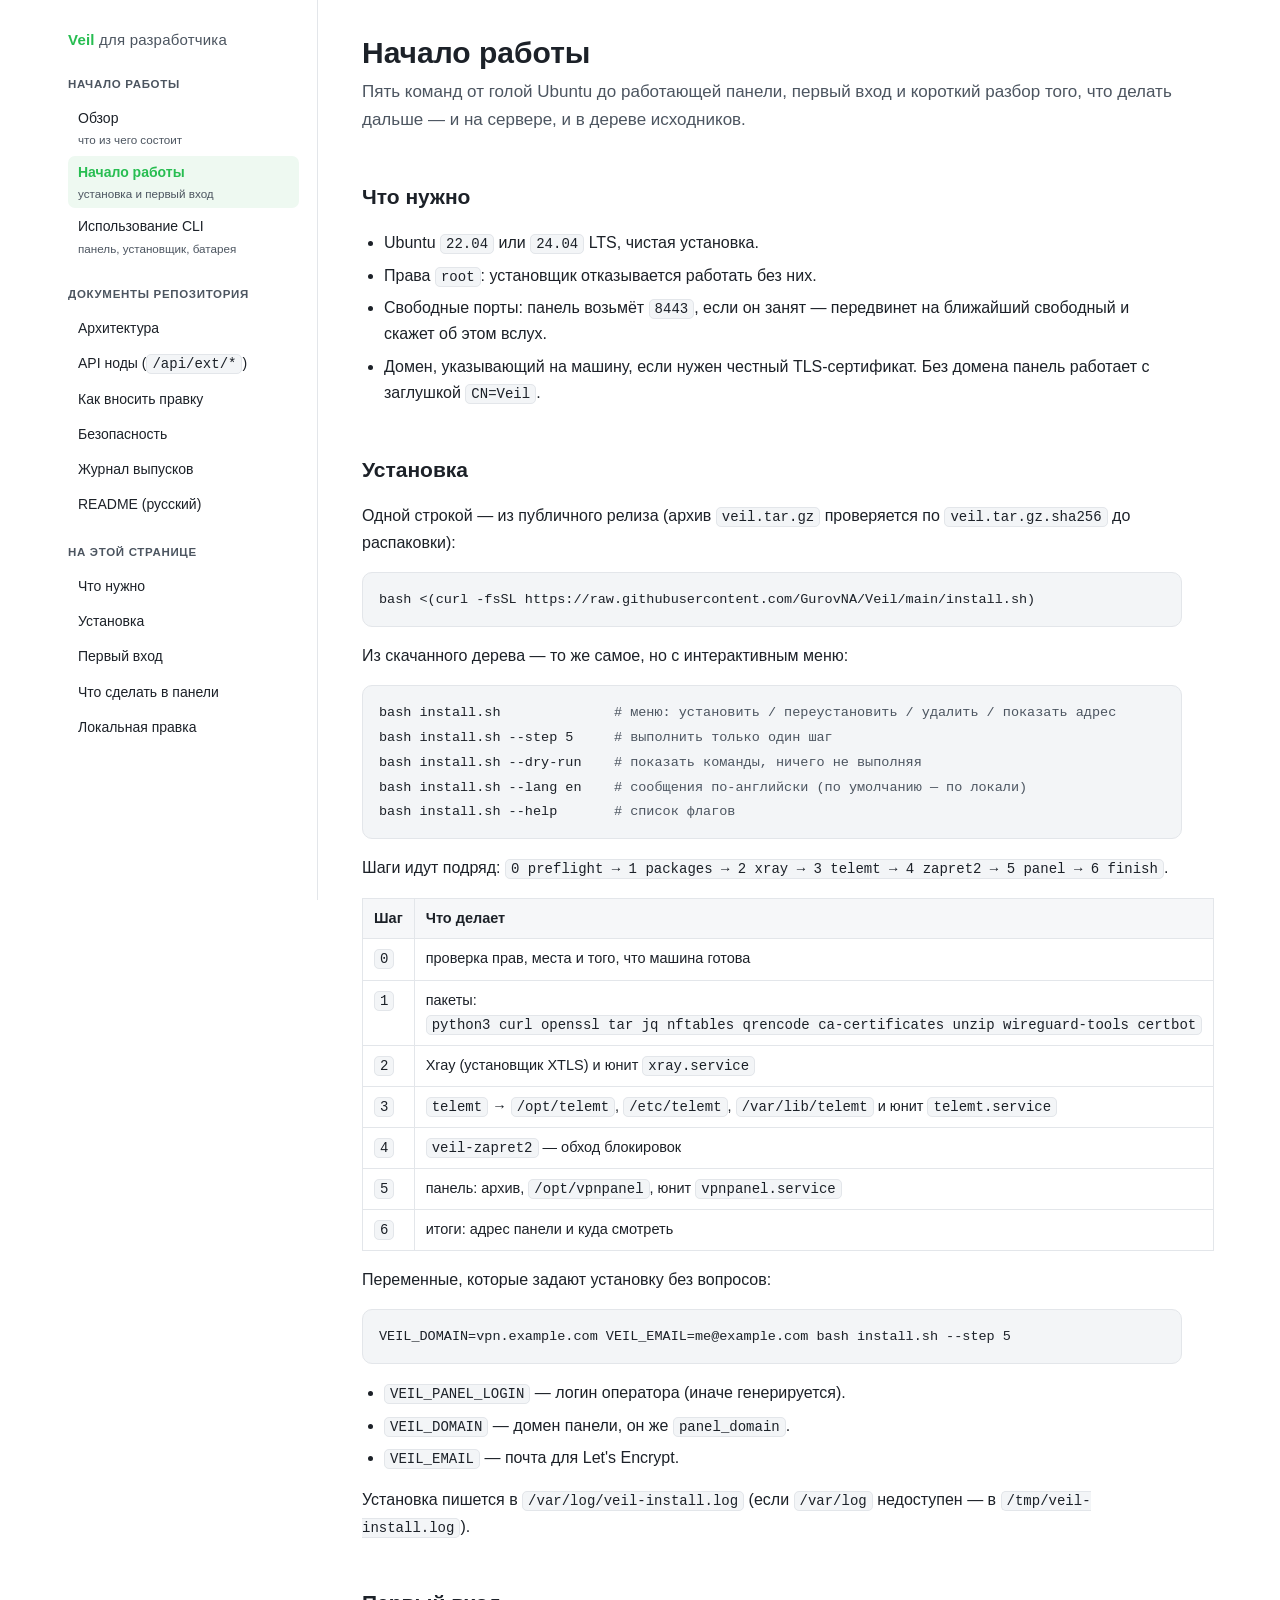
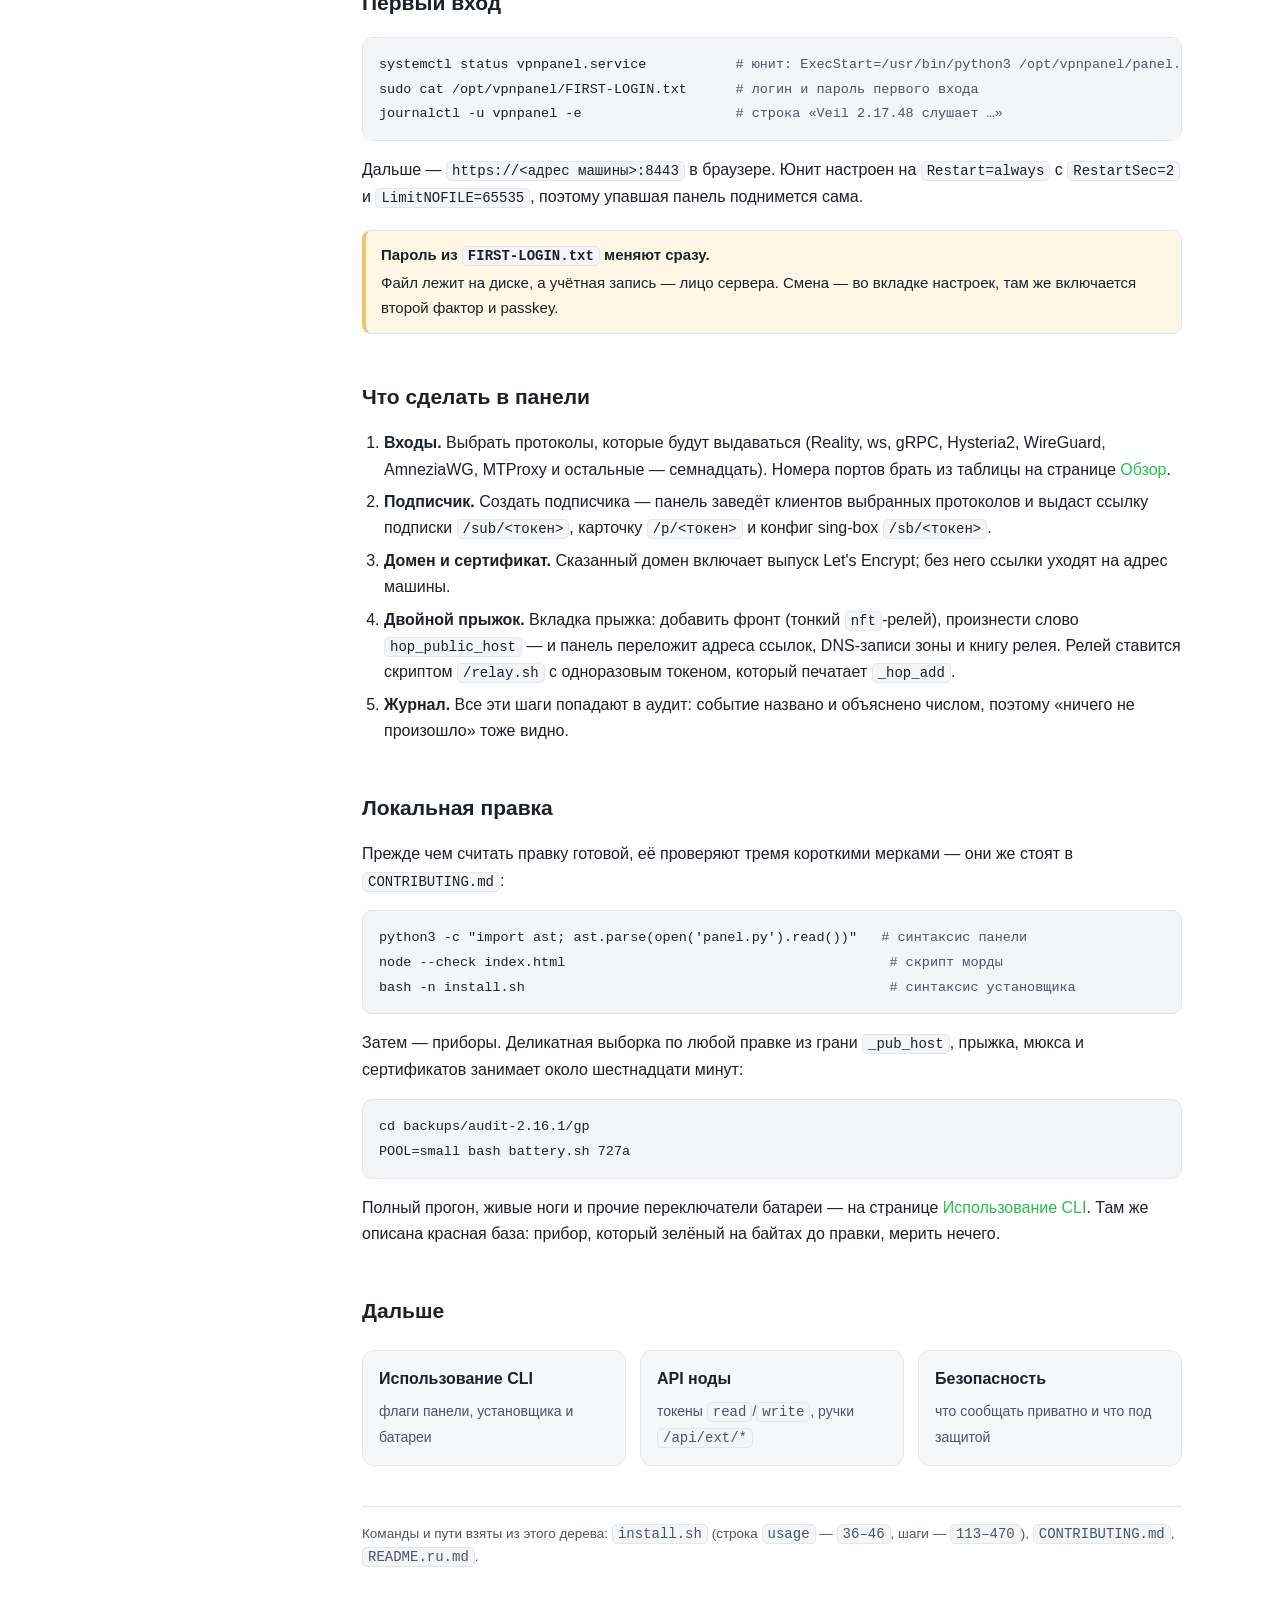
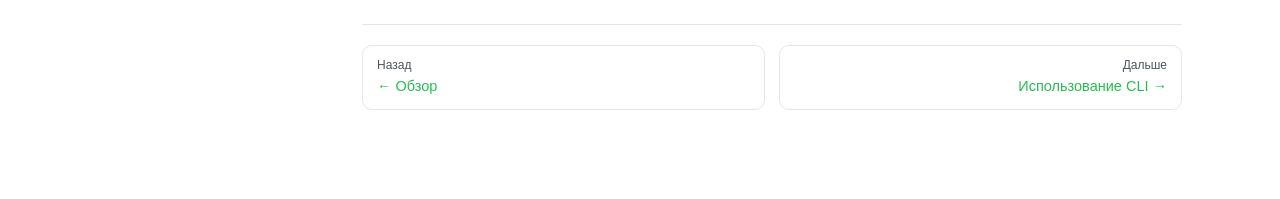
<file: docs/developdocs/quickstart.html>
<!doctype html>
<html lang="ru">
<head>
<meta charset="utf-8">
<meta name="viewport" content="width=device-width, initial-scale=1">
<title>Начало работы — документация разработчика Veil</title>
<link rel="stylesheet" href="docs.css">
</head>
<body>
<div class="wrap">

<nav class="side">
  <a class="brand" href="index.html">Veil <span>для разработчика</span></a>

  <div class="grp">Начало работы</div>
  <ul>
    <li><a href="index.html">Обзор<small>что из чего состоит</small></a></li>
    <li><a class="now" href="quickstart.html">Начало работы<small>установка и первый вход</small></a></li>
    <li><a href="cli.html">Использование CLI<small>панель, установщик, батарея</small></a></li>
  </ul>

  <div class="grp">Документы репозитория</div>
  <ul>
    <li><a href="../ARCHITECTURE.md">Архитектура</a></li>
    <li><a href="../NODE_API.md">API ноды (<code>/api/ext/*</code>)</a></li>
    <li><a href="../../../CONTRIBUTING.md">Как вносить правку</a></li>
    <li><a href="../../../SECURITY.md">Безопасность</a></li>
    <li><a href="../../../CHANGELOG.md">Журнал выпусков</a></li>
    <li><a href="../../../README.ru.md">README (русский)</a></li>
  </ul>

  <div class="grp">На этой странице</div>
  <ul>
    <li><a href="#need">Что нужно</a></li>
    <li><a href="#install">Установка</a></li>
    <li><a href="#first">Первый вход</a></li>
    <li><a href="#steps">Что сделать в панели</a></li>
    <li><a href="#local">Локальная правка</a></li>
  </ul>
</nav>

<main>
<div class="body">

<h1>Начало работы</h1>
<p class="lead">Пять команд от голой Ubuntu до работающей панели, первый вход и короткий
разбор того, что делать дальше — и на сервере, и в дереве исходников.</p>

<h2 id="need">Что нужно</h2>
<ul class="bul">
  <li>Ubuntu <code>22.04</code> или <code>24.04</code> LTS, чистая установка.</li>
  <li>Права <code>root</code>: установщик отказывается работать без них.</li>
  <li>Свободные порты: панель возьмёт <code>8443</code>, если он занят — передвинет на
      ближайший свободный и скажет об этом вслух.</li>
  <li>Домен, указывающий на машину, если нужен честный TLS-сертификат. Без домена панель
      работает с заглушкой <code>CN=Veil</code>.</li>
</ul>

<h2 id="install">Установка</h2>
<p>Одной строкой — из публичного релиза (архив <code>veil.tar.gz</code> проверяется по
<code>veil.tar.gz.sha256</code> до распаковки):</p>
<pre><code>bash &lt;(curl -fsSL https://raw.githubusercontent.com/GurovNA/Veil/main/install.sh)</code></pre>

<p>Из скачанного дерева — то же самое, но с интерактивным меню:</p>
<pre><code>bash install.sh              <span class="c"># меню: установить / переустановить / удалить / показать адрес</span>
bash install.sh --step 5     <span class="c"># выполнить только один шаг</span>
bash install.sh --dry-run    <span class="c"># показать команды, ничего не выполняя</span>
bash install.sh --lang en    <span class="c"># сообщения по-английски (по умолчанию — по локали)</span>
bash install.sh --help       <span class="c"># список флагов</span></code></pre>

<p>Шаги идут подряд: <code>0 preflight → 1 packages → 2 xray → 3 telemt → 4 zapret2 → 5
panel → 6 finish</code>.</p>

<table>
  <tr><th>Шаг</th><th>Что делает</th></tr>
  <tr><td><code>0</code></td><td>проверка прав, места и того, что машина готова</td></tr>
  <tr><td><code>1</code></td><td>пакеты: <code>python3 curl openssl tar jq nftables qrencode ca-certificates unzip wireguard-tools certbot</code></td></tr>
  <tr><td><code>2</code></td><td>Xray (установщик XTLS) и юнит <code>xray.service</code></td></tr>
  <tr><td><code>3</code></td><td><code>telemt</code> → <code>/opt/telemt</code>, <code>/etc/telemt</code>, <code>/var/lib/telemt</code> и юнит <code>telemt.service</code></td></tr>
  <tr><td><code>4</code></td><td><code>veil-zapret2</code> — обход блокировок</td></tr>
  <tr><td><code>5</code></td><td>панель: архив, <code>/opt/vpnpanel</code>, юнит <code>vpnpanel.service</code></td></tr>
  <tr><td><code>6</code></td><td>итоги: адрес панели и куда смотреть</td></tr>
</table>

<p>Переменные, которые задают установку без вопросов:</p>
<pre><code>VEIL_DOMAIN=vpn.example.com VEIL_EMAIL=me@example.com bash install.sh --step 5</code></pre>

<ul class="bul">
  <li><code>VEIL_PANEL_LOGIN</code> — логин оператора (иначе генерируется).</li>
  <li><code>VEIL_DOMAIN</code> — домен панели, он же <code>panel_domain</code>.</li>
  <li><code>VEIL_EMAIL</code> — почта для Let's Encrypt.</li>
</ul>

<p>Установка пишется в <code>/var/log/veil-install.log</code> (если <code>/var/log</code> недоступен —
в <code>/tmp/veil-install.log</code>).</p>

<h2 id="first">Первый вход</h2>
<pre><code>systemctl status vpnpanel.service           <span class="c"># юнит: ExecStart=/usr/bin/python3 /opt/vpnpanel/panel.py</span>
sudo cat /opt/vpnpanel/FIRST-LOGIN.txt      <span class="c"># логин и пароль первого входа</span>
journalctl -u vpnpanel -e                   <span class="c"># строка «Veil 2.17.48 слушает …»</span></code></pre>

<p>Дальше — <code>https://&lt;адрес машины&gt;:8443</code> в браузере. Юнит настроен на
<code>Restart=always</code> с <code>RestartSec=2</code> и <code>LimitNOFILE=65535</code>,
поэтому упавшая панель поднимется сама.</p>

<div class="warn"><b>Пароль из <code>FIRST-LOGIN.txt</code> меняют сразу.</b>
Файл лежит на диске, а учётная запись — лицо сервера. Смена — во вкладке настроек,
там же включается второй фактор и passkey.</div>

<h2 id="steps">Что сделать в панели</h2>
<ol class="bul">
  <li><b>Входы.</b> Выбрать протоколы, которые будут выдаваться (Reality, ws, gRPC, Hysteria2,
      WireGuard, AmneziaWG, MTProxy и остальные — семнадцать). Номера портов брать из таблицы
      на странице <a href="index.html#ports">Обзор</a>.</li>
  <li><b>Подписчик.</b> Создать подписчика — панель заведёт клиентов выбранных протоколов и
      выдаст ссылку подписки <code>/sub/&lt;токен&gt;</code>, карточку <code>/p/&lt;токен&gt;</code>
      и конфиг sing-box <code>/sb/&lt;токен&gt;</code>.</li>
  <li><b>Домен и сертификат.</b> Сказанный домен включает выпуск Let's Encrypt; без него
      ссылки уходят на адрес машины.</li>
  <li><b>Двойной прыжок.</b> Вкладка прыжка: добавить фронт (тонкий <code>nft</code>-релей),
      произнести слово <code>hop_public_host</code> — и панель переложит адреса ссылок,
      DNS-записи зоны и книгу релея. Релей ставится скриптом <code>/relay.sh</code> с
      одноразовым токеном, который печатает <code>_hop_add</code>.</li>
  <li><b>Журнал.</b> Все эти шаги попадают в аудит: событие названо и объяснено числом,
      поэтому «ничего не произошло» тоже видно.</li>
</ol>

<h2 id="local">Локальная правка</h2>
<p>Прежде чем считать правку готовой, её проверяют тремя короткими мерками — они же стоят в
<code>CONTRIBUTING.md</code>:</p>
<pre><code>python3 -c "import ast; ast.parse(open('panel.py').read())"   <span class="c"># синтаксис панели</span>
node --check index.html                                        <span class="c"># скрипт морды</span>
bash -n install.sh                                             <span class="c"># синтаксис установщика</span></code></pre>

<p>Затем — приборы. Деликатная выборка по любой правке из грани <code>_pub_host</code>,
прыжка, мюкса и сертификатов занимает около шестнадцати минут:</p>
<pre><code>cd backups/audit-2.16.1/gp
POOL=small bash battery.sh 727a</code></pre>

<p>Полный прогон, живые ноги и прочие переключатели батареи — на странице
<a href="cli.html#battery">Использование CLI</a>. Там же описана красная база: прибор,
который зелёный на байтах до правки, мерить нечего.</p>

<h2 id="next">Дальше</h2>
<div class="cards">
  <a class="card" href="cli.html"><b>Использование CLI</b><span>флаги панели, установщика и батареи</span></a>
  <a class="card" href="../NODE_API.md"><b>API ноды</b><span>токены <code>read</code>/<code>write</code>, ручки <code>/api/ext/*</code></span></a>
  <a class="card" href="../../../SECURITY.md"><b>Безопасность</b><span>что сообщать приватно и что под защитой</span></a>
</div>

<footer class="doc">Команды и пути взяты из этого дерева: <code>install.sh</code>
(строка <code>usage</code> — <code>36–46</code>, шаги — <code>113–470</code>),
<code>CONTRIBUTING.md</code>, <code>README.ru.md</code>.</footer>

<div class="pager">
  <a href="index.html"><small>Назад</small>← Обзор</a>
  <a class="next" href="cli.html"><small>Дальше</small>Использование CLI →</a>
</div>

</div>
</main>
</div>
</body>
</html>
</file>
<file: decoy/styles.css>
:root{
  --bg:#0b0f1a; --panel:#121a2c; --panel2:#0e1524; --line:#1f2b45;
  --fg:#e6edf8; --mut:#8ba0c4; --red:#ef4444; --amber:#fbbf24; --blue:#38bdf8;
}
*{box-sizing:border-box; -webkit-touch-callout:none;}
html,body{margin:0;padding:0;background:var(--bg);color:var(--fg);
  font-family:-apple-system,BlinkMacSystemFont,'Segoe UI',Roboto,'Helvetica Neue',Arial,sans-serif;}
body.locked{overflow:hidden;}
a{color:var(--blue);}
button{font-family:inherit;cursor:pointer;}
.hidden{display:none!important;}

/* ---------- шапка ---------- */
header.top{position:sticky;top:0;z-index:40;display:flex;align-items:center;gap:12px;
  padding:12px 18px;background:rgba(11,15,26,.85);backdrop-filter:blur(10px);
  border-bottom:1px solid var(--line);}
.logo{display:flex;align-items:center;gap:10px;font-weight:900;letter-spacing:1px;font-size:17px;}
.logo .cartridge{width:30px;height:30px;flex:none;}
.logo b{background:linear-gradient(90deg,var(--red),var(--amber));-webkit-background-clip:text;background-clip:text;color:transparent;}
nav.topsite{margin-left:auto;display:flex;gap:4px;align-items:center;}
nav.topsite a,nav.topsite button{background:none;border:1px solid transparent;color:var(--mut);
  padding:7px 11px;border-radius:9px;font-size:12.5px;font-weight:600;text-decoration:none;}
nav.topsite a:hover,nav.topsite button:hover{color:var(--fg);border-color:var(--line);background:var(--panel);}

/* ---------- герой ---------- */
.hero{text-align:center;padding:54px 18px 34px;position:relative;overflow:hidden;}
.hero:before{content:"";position:absolute;inset:0;
  background:radial-gradient(60% 70% at 50% 0%,rgba(239,68,68,.13),transparent 70%);}
.hero h1{margin:0;font-size:clamp(26px,6vw,44px);font-weight:900;letter-spacing:1px;line-height:1.15;}
.hero h1 .px{color:var(--red);text-shadow:2px 2px 0 rgba(251,191,36,.35);}
.hero p{margin:12px auto 22px;max-width:560px;color:var(--mut);font-size:14.5px;line-height:1.55;}
.hero .cta{display:inline-flex;gap:10px;}
.btn{border:none;border-radius:12px;padding:12px 22px;font-size:14px;font-weight:800;letter-spacing:.3px;}
.btn.primary{background:linear-gradient(90deg,var(--red),#f97316);color:#fff;
  box-shadow:0 10px 28px -8px rgba(239,68,68,.55);}
.btn.primary:active{transform:scale(.97);}
.btn.ghost{background:var(--panel);color:var(--fg);border:1px solid var(--line);}
.blink{animation:blink 1.2s steps(2) infinite;}
@keyframes blink{50%{opacity:.25}}
.subtip{margin-top:18px;font-size:12px;}

/* ---------- каталог ---------- */
.wrap{max-width:980px;margin:0 auto;padding:0 18px 60px;}
h2.sec{font-size:13px;text-transform:uppercase;letter-spacing:2.5px;color:var(--mut);
  margin:36px 0 14px;display:flex;align-items:center;gap:10px;}
h2.sec:after{content:"";flex:1;height:1px;background:var(--line);}
.grid{display:grid;grid-template-columns:repeat(auto-fill,minmax(230px,1fr));gap:14px;}
.card{background:linear-gradient(180deg,var(--panel),var(--panel2));border:1px solid var(--line);
  border-radius:16px;padding:16px;display:flex;flex-direction:column;gap:12px;
  transition:transform .15s,border-color .15s,box-shadow .15s;}
.card:hover{transform:translateY(-3px);border-color:#33507e;box-shadow:0 14px 34px -18px rgba(56,189,248,.4);}
.card .art{border-radius:12px;height:120px;display:flex;align-items:center;justify-content:center;
  image-rendering:pixelated;border:1px solid var(--line);
  background:radial-gradient(80% 80% at 50% 40%,#182238,#0d1424);}
.card h3{margin:0;font-size:15.5px;font-weight:800;}
.card .meta{margin:-8px 0 0;font-size:11.5px;color:var(--mut);line-height:1.5;}
.card .meta b{color:#7dd3fc;}
.card .play{margin-top:auto;padding:10px 16px;font-size:13px;}
.badge{display:inline-block;font-size:10px;font-weight:800;letter-spacing:1px;text-transform:uppercase;
  padding:3px 8px;border-radius:99px;background:rgba(239,68,68,.14);color:#fca5a5;}
.badge.g{background:rgba(52,211,153,.13);color:#6ee7b7;}
.badge.b{background:rgba(56,189,248,.13);color:#7dd3fc;}

/* ---------- как играть ---------- */
.howto{display:grid;grid-template-columns:repeat(auto-fit,minmax(250px,1fr));gap:14px;}
.howto .panel{background:var(--panel);border:1px solid var(--line);border-radius:14px;padding:16px;}
.howto h4{margin:0 0 10px;font-size:13px;text-transform:uppercase;letter-spacing:1.5px;color:var(--mut);}
.krow{display:flex;justify-content:space-between;align-items:center;font-size:13px;padding:5px 0;border-bottom:1px dashed var(--line);}
.krow:last-child{border:none;}
kbd{background:#0a1120;border:1px solid #2b3c5e;border-bottom-width:3px;border-radius:6px;
  padding:2px 7px;font-family:ui-monospace,Menlo,Consolas,monospace;font-size:11.5px;}

/* ---------- игра ---------- */
#game{position:fixed;inset:0;z-index:50;display:flex;flex-direction:column;
  background:#070a12;touch-action:none;user-select:none;-webkit-user-select:none;}
.gbar{display:flex;align-items:center;gap:8px;padding:10px 12px;border-bottom:1px solid var(--line);flex:none;}
.gbar .title{font-weight:800;font-size:14px;margin-right:auto;display:flex;align-items:center;gap:8px;}
.gbar .title .dot{width:8px;height:8px;border-radius:99px;background:#22c55e;box-shadow:0 0 10px #22c55e;}
.ibtn{background:var(--panel);border:1px solid var(--line);color:var(--fg);width:36px;height:34px;
  border-radius:9px;font-size:14px;display:flex;align-items:center;justify-content:center;}
.ibtn:active{background:#1d2a45;}
.ibtn.off{color:#55688f;}
.stage{flex:1;display:flex;align-items:center;justify-content:center;padding:8px;min-height:0;}
.tv{position:relative;background:#000;border:10px solid #1a2438;border-radius:20px;overflow:hidden;
  box-shadow:0 26px 70px -20px rgba(0,0,0,.95), inset 0 0 0 2px #0a0f1a;
  width:min(96vw, calc((100vh - 320px) * 256 / 240), 640px);}
#screen{display:block;width:100%;aspect-ratio:256/240;image-rendering:pixelated;background:#05070c;}
.crt .tv:after{content:"";position:absolute;inset:0;pointer-events:none;border-radius:10px;
  background:repeating-linear-gradient(0deg,rgba(0,0,0,.22) 0 1px,transparent 1px 3px);}
.crt .tv:before{content:"";position:absolute;inset:0;pointer-events:none;z-index:1;border-radius:10px;
  background:radial-gradient(120% 100% at 50% 50%,transparent 60%,rgba(0,0,0,.5));}
.oscrim{position:absolute;inset:0;display:flex;flex-direction:column;gap:10px;align-items:center;justify-content:center;
  background:rgba(7,10,18,.82);text-align:center;padding:20px;z-index:5;}
.oscrim h2{margin:0;font-size:19px;}
.oscrim p{margin:0;color:var(--mut);font-size:12.5px;max-width:300px;line-height:1.5;}

/* ---------- геймпад ---------- */
.pad{flex:none;display:flex;align-items:center;justify-content:space-between;gap:8px;
  padding:14px 18px calc(16px + env(safe-area-inset-bottom));background:linear-gradient(180deg,#0d1424,#0a101d);
  border-top:1px solid var(--line);}
.dpad{position:relative;width:132px;height:132px;flex:none;}
.pk{position:absolute;background:#1b2740;border:1px solid #2c3f66;color:#9db4dc;font-size:14px;
  display:flex;align-items:center;justify-content:center;border-radius:9px;touch-action:none;}
.pk.hit{background:var(--red);color:#fff;border-color:#f87171;}
.pk.u{left:44px;top:0;width:44px;height:44px;}
.pk.d{left:44px;bottom:0;width:44px;height:44px;}
.pk.l{left:0;top:44px;width:44px;height:44px;}
.pk.r{right:0;top:44px;width:44px;height:44px;}
.pk.c{left:44px;top:44px;width:44px;height:44px;background:#131d33;border:none;}
.abtn{width:64px;height:64px;border-radius:50%;flex:none;border:2px solid #2c3f66;background:#1b2740;
  color:#e6edf8;font-weight:900;font-size:19px;touch-action:none;}
.abtn.b{color:#fca5a5;} .abtn.a{color:#7dd3fc;}
.abtn.hit{filter:brightness(1.5);transform:scale(.94);}
.pill{background:#1b2740;border:1px solid #2c3f66;color:#9db4dc;border-radius:99px;
  font-size:10px;font-weight:800;letter-spacing:1.5px;padding:7px 14px;text-transform:uppercase;touch-action:none;}
.pill.hit{background:#2c3f66;color:#fff;}
.mmidside{display:flex;flex-direction:column;align-items:center;gap:10px;flex:1;}
.mmrow{display:flex;gap:10px;}
.mmrow.mid{align-items:center;}
footer.site{padding:26px 18px 40px;text-align:center;color:#4d5f80;font-size:11.5px;line-height:1.8;border-top:1px solid var(--line);}
footer.site a{color:#6b83ab;}
#toast{position:fixed;left:50%;bottom:26px;transform:translateX(-50%) translateY(20px);z-index:99;
  background:#1c2942;border:1px solid #33507e;color:var(--fg);padding:10px 18px;border-radius:12px;
  font-size:13px;font-weight:600;opacity:0;transition:.25s;pointer-events:none;max-width:90vw;}
#toast.show{opacity:1;transform:translateX(-50%) translateY(0);}
@media (max-width:560px){
  .pad{padding:10px 10px calc(12px + env(safe-area-inset-bottom));}
  .dpad{width:118px;height:118px;}
  .pk.u,.pk.d{left:39px;width:40px;height:39px;}
  .pk.l,.pk.r{top:39px;width:39px;height:40px;}
  .pk.c{left:39px;top:39px;width:40px;height:40px;}
  .abtn{width:56px;height:56px;}
}
</file>
<file: docs/developdocs/docs.css>
/* Документация разработчика Veil — общий вид трёх страниц.
   Layout как у справочных сайтов: липкая боковая навигация, колонка текста,
   блоки кода с рамкой. Тема светлая/тёмная берётся из настройки браузера. */

:root {
  --bg: #ffffff;
  --bg-soft: #f6f7f9;
  --ink: #1c2128;
  --ink-2: #4c5560;
  --line: #e3e6ea;
  --accent: #27bd51;
  --code-bg: #f3f5f7;
  --warn-bg: #fff7e6;
  --warn-line: #f0c36d;
  --ok-bg: #eef9f1;
}

@media (prefers-color-scheme: dark) {
  :root {
    --bg: #12161c;
    --bg-soft: #171d24;
    --ink: #e6eaef;
    --ink-2: #a3adba;
    --line: #262d36;
    --accent: #4ad07a;
    --code-bg: #1b222a;
    --warn-bg: #262015;
    --warn-line: #7a6231;
    --ok-bg: #16231a;
  }
}

* { box-sizing: border-box; }

body {
  margin: 0;
  background: var(--bg);
  color: var(--ink);
  font: 16px/1.65 -apple-system, "Segoe UI", Roboto, "Noto Sans", sans-serif;
}

a { color: var(--accent); text-decoration: none; }
a:hover { text-decoration: underline; }

.wrap { display: flex; align-items: flex-start; max-width: 1180px; margin: 0 auto; }

/* --- боковая навигация --- */
nav.side {
  position: sticky;
  top: 0;
  flex: 0 0 268px;
  height: 100vh;
  overflow-y: auto;
  padding: 28px 18px 40px;
  border-right: 1px solid var(--line);
  font-size: 14px;
}

nav.side .brand {
  font-weight: 700;
  font-size: 15px;
  letter-spacing: .2px;
  display: block;
  margin-bottom: 4px;
}

nav.side .brand span { color: var(--ink-2); font-weight: 500; }

nav.side .grp {
  margin-top: 22px;
  color: var(--ink-2);
  text-transform: uppercase;
  letter-spacing: .06em;
  font-size: 11.5px;
  font-weight: 700;
}

nav.side ul { list-style: none; margin: 8px 0 0; padding: 0; }
nav.side li { margin: 2px 0; }
nav.side li a {
  display: block;
  padding: 5px 10px;
  border-radius: 7px;
  color: var(--ink);
}
nav.side li a:hover { background: var(--bg-soft); text-decoration: none; }
nav.side li a.now { background: var(--ok-bg); color: var(--accent); font-weight: 600; }
nav.side li a small { display: block; color: var(--ink-2); font-weight: 400; }

/* --- текст страницы --- */
main { flex: 1 1 auto; min-width: 0; padding: 34px 44px 90px; }
main > .body { max-width: 820px; }

h1 { font-size: 30px; line-height: 1.25; margin: 0 0 6px; }
h2 { font-size: 21px; margin: 40px 0 10px; padding-top: 6px; }
h3 { font-size: 16.5px; margin: 26px 0 8px; }
p.lead { color: var(--ink-2); font-size: 17px; margin: 0 0 26px; }

ul.bul, ol.bul { padding-left: 22px; }
ul.bul li, ol.bul li { margin: 6px 0; }

code {
  font-family: ui-monospace, "SFMono-Regular", "JetBrains Mono", Consolas, monospace;
  font-size: 14px;
  background: var(--code-bg);
  border: 1px solid var(--line);
  border-radius: 5px;
  padding: 1px 5px;
}

pre {
  background: var(--code-bg);
  border: 1px solid var(--line);
  border-radius: 10px;
  padding: 14px 16px;
  overflow-x: auto;
  line-height: 1.55;
}
pre code { background: none; border: 0; padding: 0; font-size: 13.5px; }
pre .c { color: var(--ink-2); }

table { border-collapse: collapse; width: 100%; margin: 14px 0 4px; font-size: 14.5px; }
th, td { border: 1px solid var(--line); padding: 8px 11px; text-align: left; vertical-align: top; }
th { background: var(--bg-soft); font-weight: 600; }
td code { white-space: nowrap; }

.note, .warn {
  border: 1px solid var(--line);
  border-left-width: 4px;
  border-radius: 9px;
  padding: 12px 15px;
  margin: 20px 0;
  background: var(--bg-soft);
  font-size: 15px;
}
.warn { border-left-color: var(--warn-line); background: var(--warn-bg); }
.note { border-left-color: var(--accent); background: var(--ok-bg); }
.note b, .warn b { display: block; margin-bottom: 3px; }

.cards { display: grid; grid-template-columns: repeat(auto-fit, minmax(230px, 1fr)); gap: 14px; margin: 22px 0 6px; }
.card {
  display: block;
  border: 1px solid var(--line);
  border-radius: 12px;
  padding: 15px 16px;
  color: var(--ink);
  background: var(--bg-soft);
}
.card:hover { text-decoration: none; border-color: var(--accent); }
.card b { display: block; margin-bottom: 5px; }
.card span { color: var(--ink-2); font-size: 14px; }

.pager { display: flex; justify-content: space-between; gap: 14px; margin: 54px 0 0; padding-top: 20px; border-top: 1px solid var(--line); font-size: 14.5px; }
.pager a { border: 1px solid var(--line); border-radius: 10px; padding: 10px 14px; display: block; flex: 1 1 45%; }
.pager a:hover { border-color: var(--accent); text-decoration: none; }
.pager small { display: block; color: var(--ink-2); font-size: 12px; }
.pager .next { text-align: right; }

footer.doc { margin-top: 40px; color: var(--ink-2); font-size: 13.5px; border-top: 1px solid var(--line); padding-top: 16px; }

@media (max-width: 900px) {
  .wrap { display: block; }
  nav.side { position: static; height: auto; width: auto; border-right: 0; border-bottom: 1px solid var(--line); }
  main { padding: 22px 18px 60px; }
}
</file>
